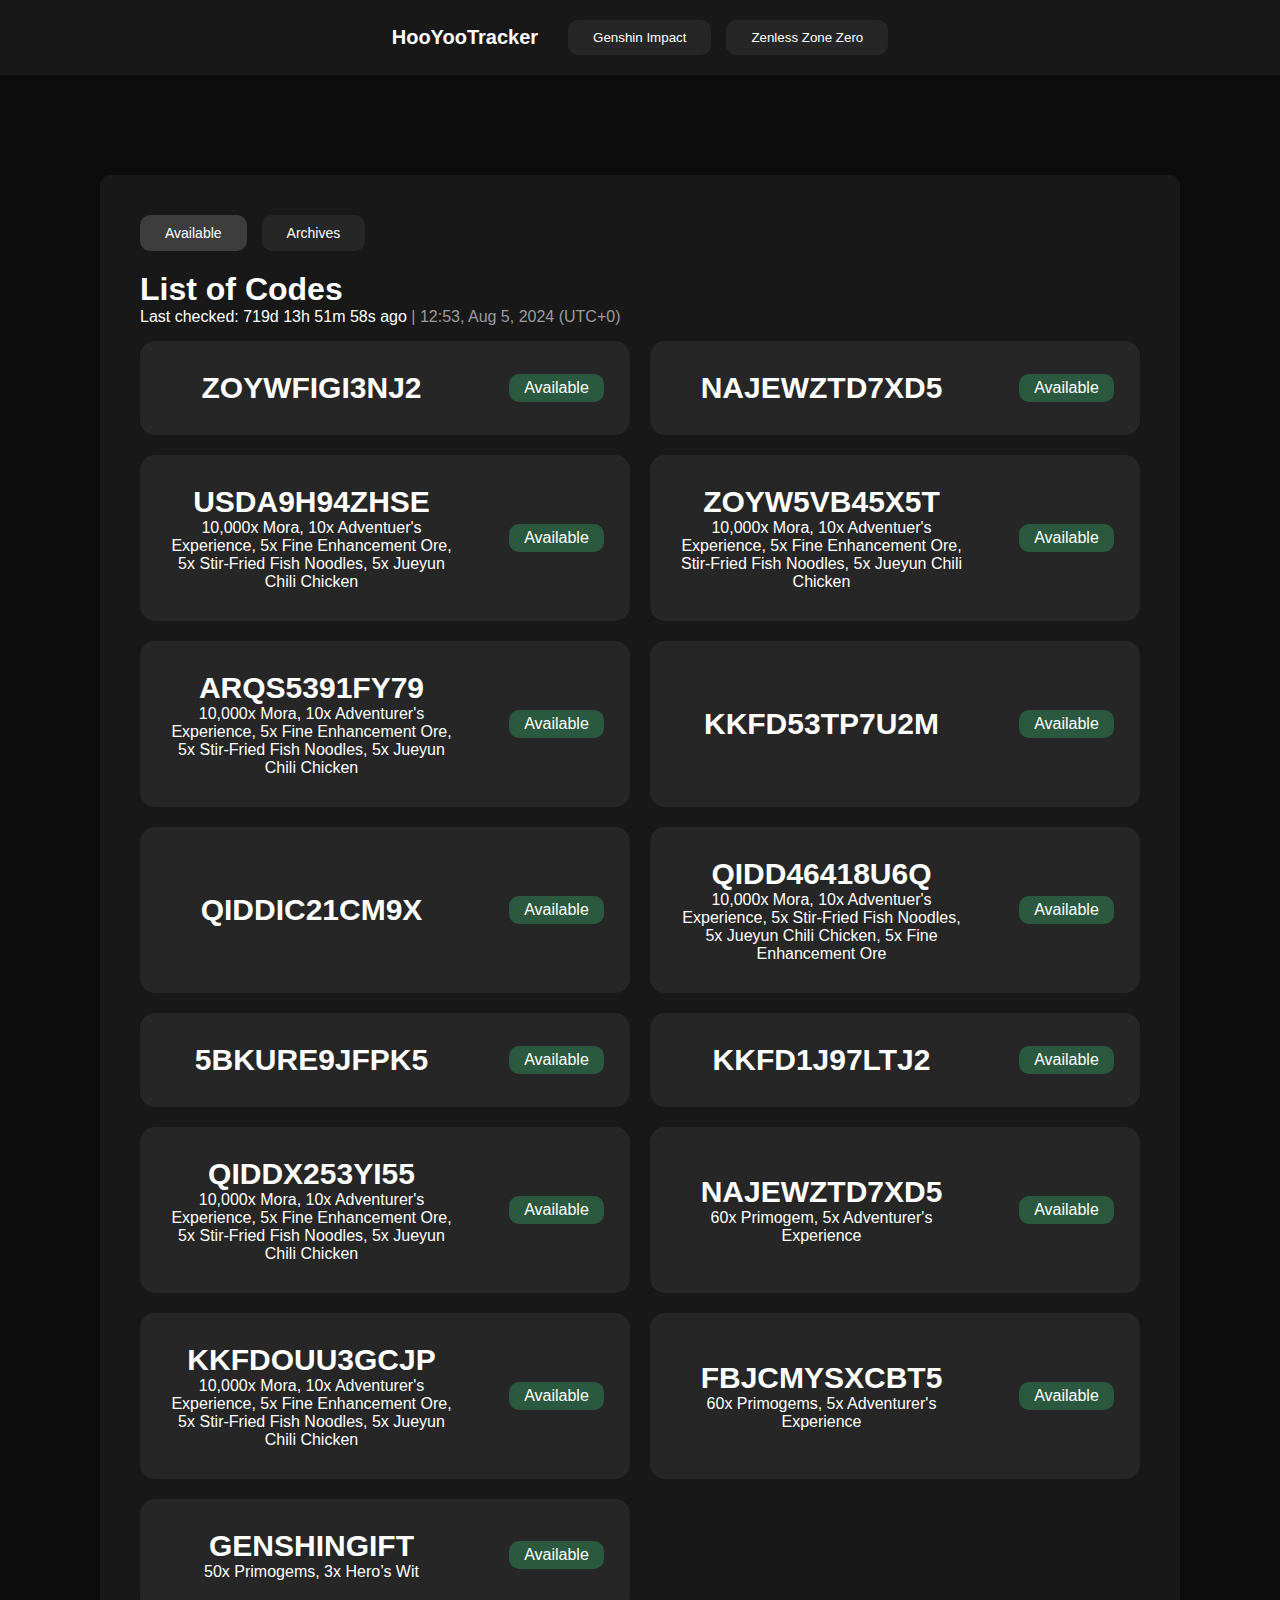
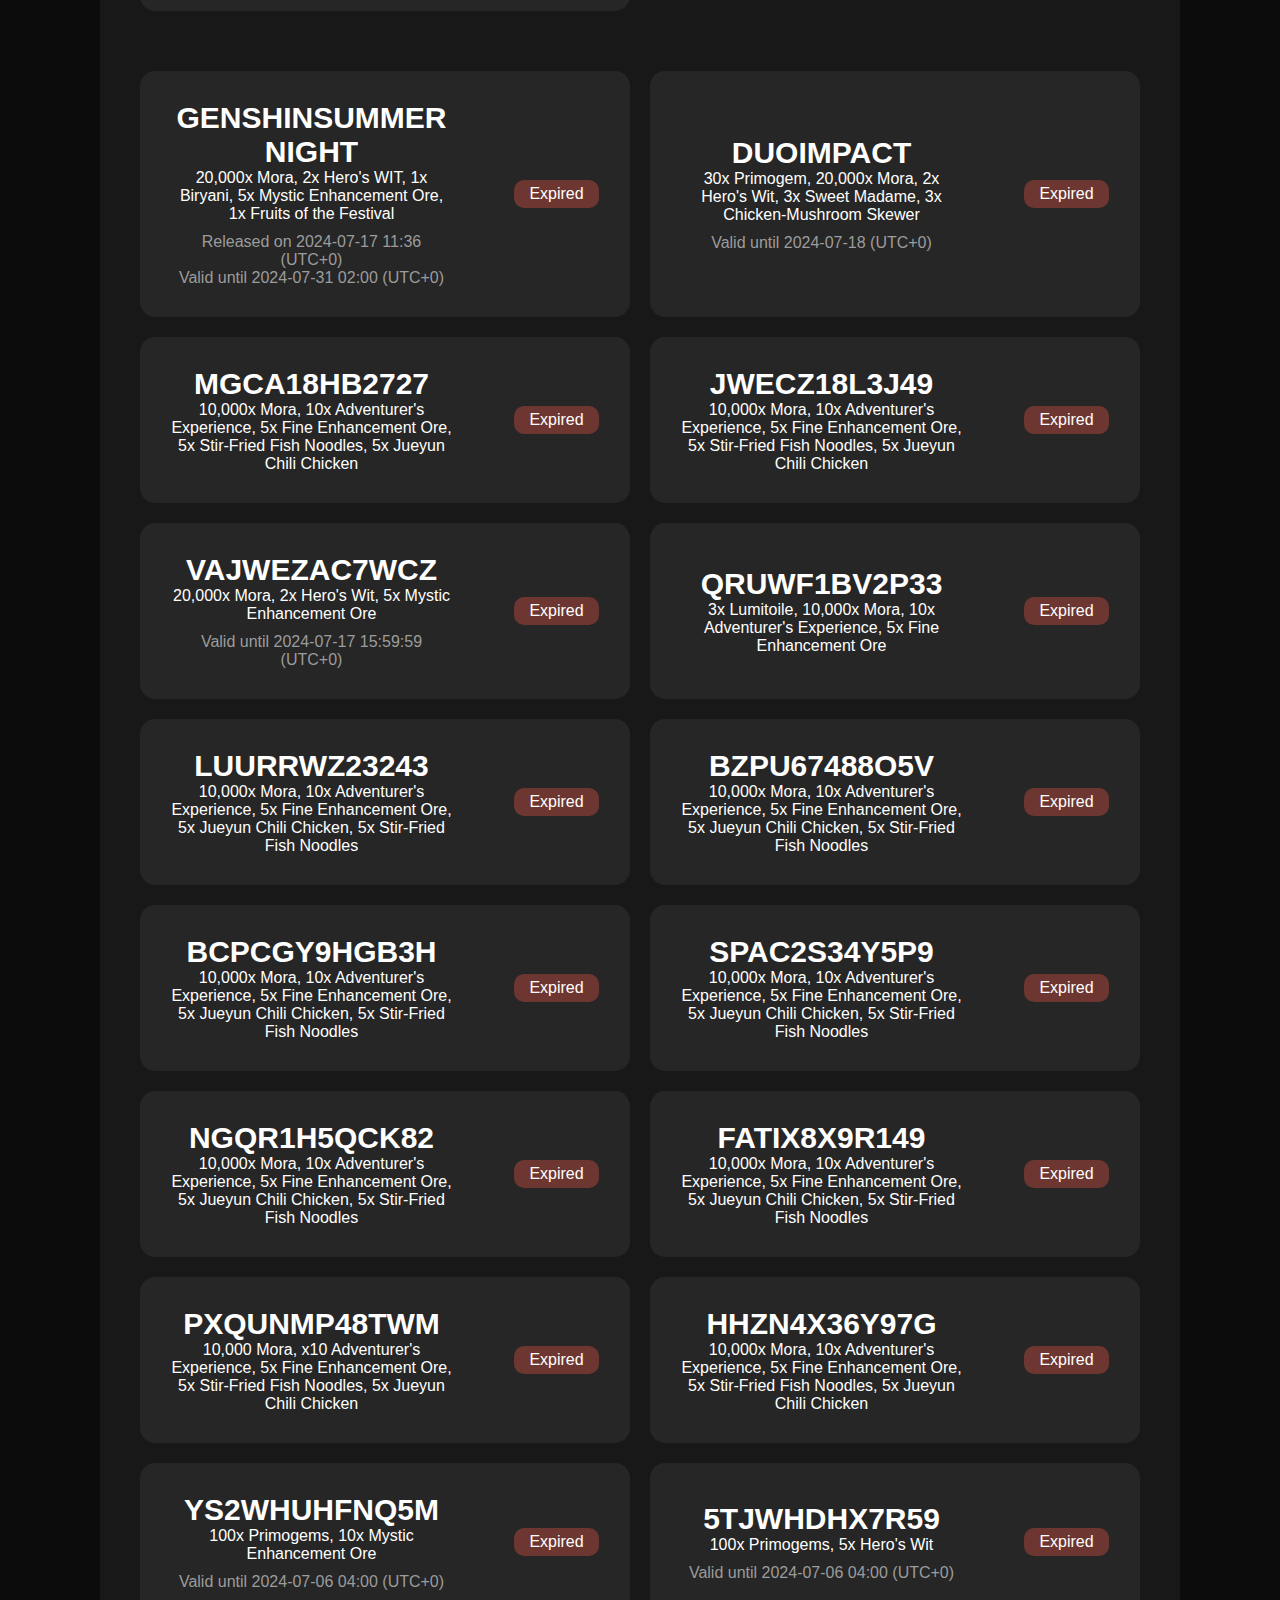
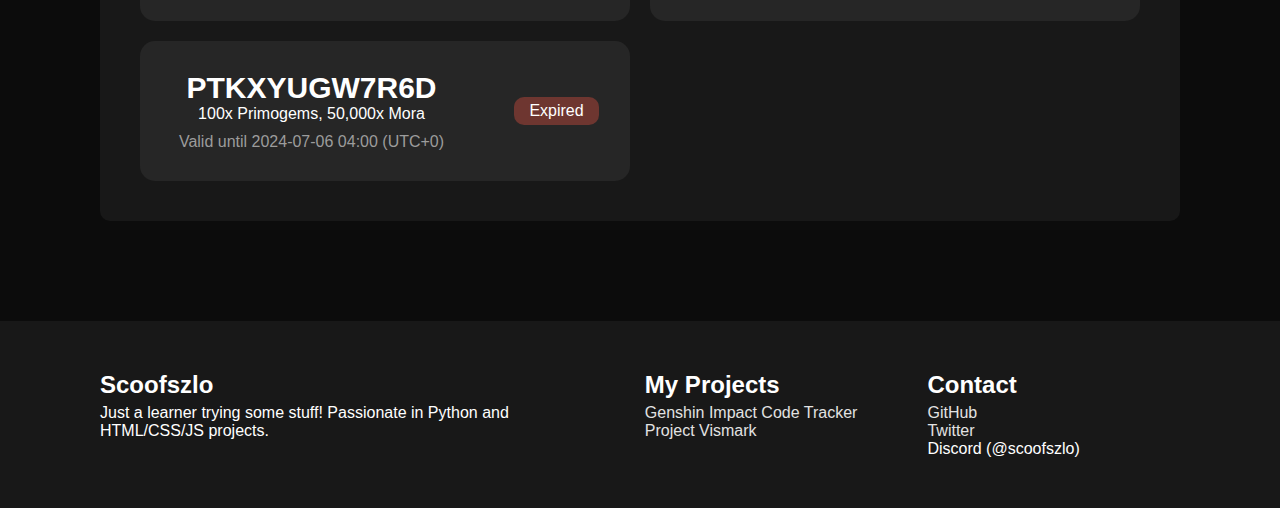
<file: src/genshin_impact/index.html>
<!DOCTYPE html>

<html>

<head>
    <link href="css/main.css" rel="stylesheet" />
    <link href="css/index.css" rel="stylesheet" />
    <script defer="" src="js/main.js" type="text/javascript"></script>
    <meta content="width=device-width, initial-scale=1.0" name="viewport" />
    <title>HooYooTracker</title>
</head>

<body>
    <header>
        <div class="header_container">
            <div class="hc_website_title_wrapper">
                <p>HooYooTracker</p>
            </div>
            <div class="hc_website_switch_container">
                <div class="hc_btn_wrapper">
                    <button id="hc_genshin_impact_btn">Genshin Impact</button>
                    <button id="hc_zenless_zone_zero_btn">Zenless Zone Zero</button>
                </div>
            </div>
        </div>
    </header>
    <div class="body_content">
        <div class="bc_code_list_container">
            <div class="bc_index_archives_btn_wrapper">
                <button id="bc_available_btn">Available</button>
                <button id="bc_archives_btn">Archives</button>
            </div>
            <h1>List of Codes</h1>
            <p>Last checked: <time datetime="2024-08-05 12:53" id="bc_target_date"></time><span id="bc_time_interval"></span><span id="bc_show_current_time_and_date"></span></p>
            <div class="bc_cards_container">
                <div class="bc_card">
                    <div>
                        <p class="bc_reward_code"><a href="https://genshin.hoyoverse.com/en/gift?code=ZOYWFIGI3NJ2" target="_blank">ZOYWFIGI3NJ2</a></p>
                        <p class="bc_reward_details" style="display: none;"></p>
                        <div class="bc_date_container" style="display: none;">
                            <p class="bc_release_date" style="display: none;"></p>
                            <p class="bc_expiration_date" style="display: none;"></p>
                        </div>
                    </div>
                    <div>
                        <span class="bc_reward_code_status">Available</span>
                    </div>
                </div>
                <div class="bc_card">
                    <div>
                        <p class="bc_reward_code"><a href="https://genshin.hoyoverse.com/en/gift?code=NAJEWZTD7XD5" target="_blank">NAJEWZTD7XD5</a></p>
                        <p class="bc_reward_details" style="display: none;"></p>
                        <div class="bc_date_container" style="display: none;">
                            <p class="bc_release_date" style="display: none;"></p>
                            <p class="bc_expiration_date" style="display: none;"></p>
                        </div>
                    </div>
                    <div>
                        <span class="bc_reward_code_status">Available</span>
                    </div>
                </div>
                <div class="bc_card">
                    <div>
                        <p class="bc_reward_code"><a href="https://genshin.hoyoverse.com/en/gift?code=USDA9H94ZHSE" target="_blank">USDA9H94ZHSE</a></p>
                        <p class="bc_reward_details">10,000x Mora, 10x Adventuer's Experience, 5x Fine Enhancement Ore, 5x Stir-Fried Fish Noodles, 5x Jueyun Chili Chicken</p>
                        <div class="bc_date_container" style="display: none;">
                            <p class="bc_release_date" style="display: none;"></p>
                            <p class="bc_expiration_date" style="display: none;"></p>
                        </div>
                    </div>
                    <div>
                        <span class="bc_reward_code_status">Available</span>
                    </div>
                </div>
                <div class="bc_card">
                    <div>
                        <p class="bc_reward_code"><a href="https://genshin.hoyoverse.com/en/gift?code=ZOYW5VB45X5T" target="_blank">ZOYW5VB45X5T</a></p>
                        <p class="bc_reward_details">10,000x Mora, 10x Adventuer's Experience, 5x Fine Enhancement Ore, Stir-Fried Fish Noodles, 5x Jueyun Chili Chicken</p>
                        <div class="bc_date_container" style="display: none;">
                            <p class="bc_release_date" style="display: none;"></p>
                            <p class="bc_expiration_date" style="display: none;"></p>
                        </div>
                    </div>
                    <div>
                        <span class="bc_reward_code_status">Available</span>
                    </div>
                </div>
                <div class="bc_card">
                    <div>
                        <p class="bc_reward_code"><a href="https://genshin.hoyoverse.com/en/gift?code=ARQS5391FY79" target="_blank">ARQS5391FY79</a></p>
                        <p class="bc_reward_details">10,000x Mora, 10x Adventurer's Experience, 5x Fine Enhancement Ore, 5x Stir-Fried Fish Noodles, 5x Jueyun Chili Chicken</p>
                        <div class="bc_date_container" style="display: none;">
                            <p class="bc_release_date" style="display: none;"></p>
                            <p class="bc_expiration_date" style="display: none;"></p>
                        </div>
                    </div>
                    <div>
                        <span class="bc_reward_code_status">Available</span>
                    </div>
                </div>
                <div class="bc_card">
                    <div>
                        <p class="bc_reward_code"><a href="https://genshin.hoyoverse.com/en/gift?code=KKFD53TP7U2M" target="_blank">KKFD53TP7U2M</a></p>
                        <p class="bc_reward_details" style="display: none;"></p>
                        <div class="bc_date_container" style="display: none;">
                            <p class="bc_release_date" style="display: none;"></p>
                            <p class="bc_expiration_date" style="display: none;"></p>
                        </div>
                    </div>
                    <div>
                        <span class="bc_reward_code_status">Available</span>
                    </div>
                </div>
                <div class="bc_card">
                    <div>
                        <p class="bc_reward_code"><a href="https://genshin.hoyoverse.com/en/gift?code=QIDDIC21CM9X" target="_blank">QIDDIC21CM9X</a></p>
                        <p class="bc_reward_details" style="display: none;"></p>
                        <div class="bc_date_container" style="display: none;">
                            <p class="bc_release_date" style="display: none;"></p>
                            <p class="bc_expiration_date" style="display: none;"></p>
                        </div>
                    </div>
                    <div>
                        <span class="bc_reward_code_status">Available</span>
                    </div>
                </div>
                <div class="bc_card">
                    <div>
                        <p class="bc_reward_code"><a href="https://genshin.hoyoverse.com/en/gift?code=QIDD46418U6Q" target="_blank">QIDD46418U6Q</a></p>
                        <p class="bc_reward_details">10,000x Mora, 10x Adventuer's Experience, 5x Stir-Fried Fish Noodles, 5x Jueyun Chili Chicken, 5x Fine Enhancement Ore</p>
                        <div class="bc_date_container" style="display: none;">
                            <p class="bc_release_date" style="display: none;"></p>
                            <p class="bc_expiration_date" style="display: none;"></p>
                        </div>
                    </div>
                    <div>
                        <span class="bc_reward_code_status">Available</span>
                    </div>
                </div>
                <div class="bc_card">
                    <div>
                        <p class="bc_reward_code"><a href="https://genshin.hoyoverse.com/en/gift?code=5BKURE9JFPK5" target="_blank">5BKURE9JFPK5</a></p>
                        <p class="bc_reward_details" style="display: none;"></p>
                        <div class="bc_date_container" style="display: none;">
                            <p class="bc_release_date" style="display: none;"></p>
                            <p class="bc_expiration_date" style="display: none;"></p>
                        </div>
                    </div>
                    <div>
                        <span class="bc_reward_code_status">Available</span>
                    </div>
                </div>
                <div class="bc_card">
                    <div>
                        <p class="bc_reward_code"><a href="https://genshin.hoyoverse.com/en/gift?code=KKFD1J97LTJ2" target="_blank">KKFD1J97LTJ2</a></p>
                        <p class="bc_reward_details" style="display: none;"></p>
                        <div class="bc_date_container" style="display: none;">
                            <p class="bc_release_date" style="display: none;"></p>
                            <p class="bc_expiration_date" style="display: none;"></p>
                        </div>
                    </div>
                    <div>
                        <span class="bc_reward_code_status">Available</span>
                    </div>
                </div>
                <div class="bc_card">
                    <div>
                        <p class="bc_reward_code"><a href="https://genshin.hoyoverse.com/en/gift?code=QIDDX253YI55" target="_blank">QIDDX253YI55</a></p>
                        <p class="bc_reward_details">10,000x Mora, 10x Adventurer's Experience, 5x Fine Enhancement Ore, 5x Stir-Fried Fish Noodles, 5x Jueyun Chili Chicken</p>
                        <div class="bc_date_container" style="display: none;">
                            <p class="bc_release_date" style="display: none;"></p>
                            <p class="bc_expiration_date" style="display: none;"></p>
                        </div>
                    </div>
                    <div>
                        <span class="bc_reward_code_status">Available</span>
                    </div>
                </div>
                <div class="bc_card">
                    <div>
                        <p class="bc_reward_code"><a href="https://genshin.hoyoverse.com/en/gift?code=NAJEWZTD7XD5" target="_blank">NAJEWZTD7XD5</a></p>
                        <p class="bc_reward_details">60x Primogem, 5x Adventurer's Experience</p>
                        <div class="bc_date_container" style="display: none;">
                            <p class="bc_release_date" style="display: none;"></p>
                            <p class="bc_expiration_date" style="display: none;"></p>
                        </div>
                    </div>
                    <div>
                        <span class="bc_reward_code_status">Available</span>
                    </div>
                </div>
                <div class="bc_card">
                    <div>
                        <p class="bc_reward_code"><a href="https://genshin.hoyoverse.com/en/gift?code=KKFDOUU3GCJP" target="_blank">KKFDOUU3GCJP</a></p>
                        <p class="bc_reward_details">10,000x Mora, 10x Adventurer's Experience, 5x Fine Enhancement Ore, 5x Stir-Fried Fish Noodles, 5x Jueyun Chili Chicken</p>
                        <div class="bc_date_container" style="display: none;">
                            <p class="bc_release_date" style="display: none;"></p>
                            <p class="bc_expiration_date" style="display: none;"></p>
                        </div>
                    </div>
                    <div>
                        <span class="bc_reward_code_status">Available</span>
                    </div>
                </div>
                <div class="bc_card">
                    <div>
                        <p class="bc_reward_code"><a href="https://genshin.hoyoverse.com/en/gift?code=FBJCMYSXCBT5" target="_blank">FBJCMYSXCBT5</a></p>
                        <p class="bc_reward_details">60x Primogems, 5x Adventurer's Experience</p>
                        <div class="bc_date_container" style="display: none;">
                            <p class="bc_release_date" style="display: none;"></p>
                            <p class="bc_expiration_date" style="display: none;"></p>
                        </div>
                    </div>
                    <div>
                        <span class="bc_reward_code_status">Available</span>
                    </div>
                </div>
                <div class="bc_card">
                    <div>
                        <p class="bc_reward_code"><a href="https://genshin.hoyoverse.com/en/gift?code=GENSHINGIFT" target="_blank">GENSHINGIFT</a></p>
                        <p class="bc_reward_details">50x Primogems, 3x Hero’s Wit</p>
                        <div class="bc_date_container" style="display: none;">
                            <p class="bc_release_date" style="display: none;"></p>
                            <p class="bc_expiration_date" style="display: none;"></p>
                        </div>
                    </div>
                    <div>
                        <span class="bc_reward_code_status">Available</span>
                    </div>
                </div>
            </div>
            <div class="bc_cards_container" style="margin-top: 60px;">
                <div class="bc_card">
                    <div>
                        <p class="bc_reward_code"><a href="https://genshin.hoyoverse.com/en/gift?code=GENSHINSUMMERNIGHT" target="_blank">GENSHINSUMMERNIGHT</a></p>
                        <p class="bc_reward_details">20,000x Mora, 2x Hero's WIT, 1x Biryani, 5x Mystic Enhancement Ore, 1x Fruits of the Festival</p>
                        <div class="bc_date_container">
                            <p class="bc_release_date"><time datetime="2024-07-17 11:36"></time>Released on 2024-07-17 11:36 (UTC+0)</p>
                            <p class="bc_expiration_date"><time datetime="2024-07-31 02:00"></time>Valid until 2024-07-31 02:00 (UTC+0)</p>
                        </div>
                    </div>
                    <div>
                        <span class="bc_reward_code_status">Expired</span>
                    </div>
                </div>
                <div class="bc_card">
                    <div>
                        <p class="bc_reward_code"><a href="https://genshin.hoyoverse.com/en/gift?code=DUOIMPACT" target="_blank">DUOIMPACT</a></p>
                        <p class="bc_reward_details">30x Primogem, 20,000x Mora, 2x Hero's Wit, 3x Sweet Madame, 3x Chicken-Mushroom Skewer</p>
                        <div class="bc_date_container">
                            <p class="bc_release_date" style="display: none;"></p>
                            <p class="bc_expiration_date"><time datetime="2024-07-18"></time>Valid until 2024-07-18 (UTC+0)</p>
                        </div>
                    </div>
                    <div>
                        <span class="bc_reward_code_status">Expired</span>
                    </div>
                </div>
                <div class="bc_card">
                    <div>
                        <p class="bc_reward_code"><a href="https://genshin.hoyoverse.com/en/gift?code=MGCA18HB2727" target="_blank">MGCA18HB2727</a></p>
                        <p class="bc_reward_details">10,000x Mora, 10x Adventurer's Experience, 5x Fine Enhancement Ore, 5x Stir-Fried Fish Noodles, 5x Jueyun Chili Chicken</p>
                        <div class="bc_date_container" style="display: none;">
                            <p class="bc_release_date" style="display: none;"></p>
                            <p class="bc_expiration_date" style="display: none;"></p>
                        </div>
                    </div>
                    <div>
                        <span class="bc_reward_code_status">Expired</span>
                    </div>
                </div>
                <div class="bc_card">
                    <div>
                        <p class="bc_reward_code"><a href="https://genshin.hoyoverse.com/en/gift?code=JWECZ18L3J49" target="_blank">JWECZ18L3J49</a></p>
                        <p class="bc_reward_details">10,000x Mora, 10x Adventurer's Experience, 5x Fine Enhancement Ore, 5x Stir-Fried Fish Noodles, 5x Jueyun Chili Chicken</p>
                        <div class="bc_date_container" style="display: none;">
                            <p class="bc_release_date" style="display: none;"></p>
                            <p class="bc_expiration_date" style="display: none;"></p>
                        </div>
                    </div>
                    <div>
                        <span class="bc_reward_code_status">Expired</span>
                    </div>
                </div>
                <div class="bc_card">
                    <div>
                        <p class="bc_reward_code"><a href="https://genshin.hoyoverse.com/en/gift?code=VAJWEZAC7WCZ" target="_blank">VAJWEZAC7WCZ</a></p>
                        <p class="bc_reward_details">20,000x Mora, 2x Hero's Wit, 5x Mystic Enhancement Ore</p>
                        <div class="bc_date_container">
                            <p class="bc_release_date" style="display: none;"></p>
                            <p class="bc_expiration_date"><time datetime="2024-07-17 15:59:59"></time>Valid until 2024-07-17 15:59:59 (UTC+0)</p>
                        </div>
                    </div>
                    <div>
                        <span class="bc_reward_code_status">Expired</span>
                    </div>
                </div>
                <div class="bc_card">
                    <div>
                        <p class="bc_reward_code"><a href="https://genshin.hoyoverse.com/en/gift?code=QRUWF1BV2P33" target="_blank">QRUWF1BV2P33</a></p>
                        <p class="bc_reward_details">3x Lumitoile, 10,000x Mora, 10x Adventurer's Experience, 5x Fine Enhancement Ore</p>
                        <div class="bc_date_container" style="display: none;">
                            <p class="bc_release_date" style="display: none;"></p>
                            <p class="bc_expiration_date" style="display: none;"></p>
                        </div>
                    </div>
                    <div>
                        <span class="bc_reward_code_status">Expired</span>
                    </div>
                </div>
                <div class="bc_card">
                    <div>
                        <p class="bc_reward_code"><a href="https://genshin.hoyoverse.com/en/gift?code=LUURRWZ23243" target="_blank">LUURRWZ23243</a></p>
                        <p class="bc_reward_details">10,000x Mora, 10x Adventurer's Experience, 5x Fine Enhancement Ore, 5x Jueyun Chili Chicken, 5x Stir-Fried Fish Noodles</p>
                        <div class="bc_date_container" style="display: none;">
                            <p class="bc_release_date" style="display: none;"></p>
                            <p class="bc_expiration_date" style="display: none;"></p>
                        </div>
                    </div>
                    <div>
                        <span class="bc_reward_code_status">Expired</span>
                    </div>
                </div>
                <div class="bc_card">
                    <div>
                        <p class="bc_reward_code"><a href="https://genshin.hoyoverse.com/en/gift?code=BZPU67488O5V" target="_blank">BZPU67488O5V</a></p>
                        <p class="bc_reward_details">10,000x Mora, 10x Adventurer's Experience, 5x Fine Enhancement Ore, 5x Jueyun Chili Chicken, 5x Stir-Fried Fish Noodles</p>
                        <div class="bc_date_container" style="display: none;">
                            <p class="bc_release_date" style="display: none;"></p>
                            <p class="bc_expiration_date" style="display: none;"></p>
                        </div>
                    </div>
                    <div>
                        <span class="bc_reward_code_status">Expired</span>
                    </div>
                </div>
                <div class="bc_card">
                    <div>
                        <p class="bc_reward_code"><a href="https://genshin.hoyoverse.com/en/gift?code=BCPCGY9HGB3H" target="_blank">BCPCGY9HGB3H</a></p>
                        <p class="bc_reward_details">10,000x Mora, 10x Adventurer's Experience, 5x Fine Enhancement Ore, 5x Jueyun Chili Chicken, 5x Stir-Fried Fish Noodles</p>
                        <div class="bc_date_container" style="display: none;">
                            <p class="bc_release_date" style="display: none;"></p>
                            <p class="bc_expiration_date" style="display: none;"></p>
                        </div>
                    </div>
                    <div>
                        <span class="bc_reward_code_status">Expired</span>
                    </div>
                </div>
                <div class="bc_card">
                    <div>
                        <p class="bc_reward_code"><a href="https://genshin.hoyoverse.com/en/gift?code=SPAC2S34Y5P9" target="_blank">SPAC2S34Y5P9</a></p>
                        <p class="bc_reward_details">10,000x Mora, 10x Adventurer's Experience, 5x Fine Enhancement Ore, 5x Jueyun Chili Chicken, 5x Stir-Fried Fish Noodles</p>
                        <div class="bc_date_container" style="display: none;">
                            <p class="bc_release_date" style="display: none;"></p>
                            <p class="bc_expiration_date" style="display: none;"></p>
                        </div>
                    </div>
                    <div>
                        <span class="bc_reward_code_status">Expired</span>
                    </div>
                </div>
                <div class="bc_card">
                    <div>
                        <p class="bc_reward_code"><a href="https://genshin.hoyoverse.com/en/gift?code=NGQR1H5QCK82" target="_blank">NGQR1H5QCK82</a></p>
                        <p class="bc_reward_details">10,000x Mora, 10x Adventurer's Experience, 5x Fine Enhancement Ore, 5x Jueyun Chili Chicken, 5x Stir-Fried Fish Noodles</p>
                        <div class="bc_date_container" style="display: none;">
                            <p class="bc_release_date" style="display: none;"></p>
                            <p class="bc_expiration_date" style="display: none;"></p>
                        </div>
                    </div>
                    <div>
                        <span class="bc_reward_code_status">Expired</span>
                    </div>
                </div>
                <div class="bc_card">
                    <div>
                        <p class="bc_reward_code"><a href="https://genshin.hoyoverse.com/en/gift?code=FATIX8X9R149" target="_blank">FATIX8X9R149</a></p>
                        <p class="bc_reward_details">10,000x Mora, 10x Adventurer's Experience, 5x Fine Enhancement Ore, 5x Jueyun Chili Chicken, 5x Stir-Fried Fish Noodles</p>
                        <div class="bc_date_container" style="display: none;">
                            <p class="bc_release_date" style="display: none;"></p>
                            <p class="bc_expiration_date" style="display: none;"></p>
                        </div>
                    </div>
                    <div>
                        <span class="bc_reward_code_status">Expired</span>
                    </div>
                </div>
                <div class="bc_card">
                    <div>
                        <p class="bc_reward_code"><a href="https://genshin.hoyoverse.com/en/gift?code=PXQUNMP48TWM" target="_blank">PXQUNMP48TWM</a></p>
                        <p class="bc_reward_details">10,000 Mora, x10 Adventurer's Experience, 5x Fine Enhancement Ore, 5x Stir-Fried Fish Noodles, 5x Jueyun Chili Chicken</p>
                        <div class="bc_date_container" style="display: none;">
                            <p class="bc_release_date" style="display: none;"></p>
                            <p class="bc_expiration_date" style="display: none;"></p>
                        </div>
                    </div>
                    <div>
                        <span class="bc_reward_code_status">Expired</span>
                    </div>
                </div>
                <div class="bc_card">
                    <div>
                        <p class="bc_reward_code"><a href="https://genshin.hoyoverse.com/en/gift?code=HHZN4X36Y97G" target="_blank">HHZN4X36Y97G</a></p>
                        <p class="bc_reward_details">10,000x Mora, 10x Adventurer's Experience, 5x Fine Enhancement Ore, 5x Stir-Fried Fish Noodles, 5x Jueyun Chili Chicken</p>
                        <div class="bc_date_container" style="display: none;">
                            <p class="bc_release_date" style="display: none;"></p>
                            <p class="bc_expiration_date" style="display: none;"></p>
                        </div>
                    </div>
                    <div>
                        <span class="bc_reward_code_status">Expired</span>
                    </div>
                </div>
                <div class="bc_card">
                    <div>
                        <p class="bc_reward_code"><a href="https://genshin.hoyoverse.com/en/gift?code=YS2WHUHFNQ5M" target="_blank">YS2WHUHFNQ5M</a></p>
                        <p class="bc_reward_details">100x Primogems, 10x Mystic Enhancement Ore</p>
                        <div class="bc_date_container">
                            <p class="bc_release_date" style="display: none;"></p>
                            <p class="bc_expiration_date"><time datetime="2024-07-06 04:00"></time>Valid until 2024-07-06 04:00 (UTC+0)</p>
                        </div>
                    </div>
                    <div>
                        <span class="bc_reward_code_status">Expired</span>
                    </div>
                </div>
                <div class="bc_card">
                    <div>
                        <p class="bc_reward_code"><a href="https://genshin.hoyoverse.com/en/gift?code=5TJWHDHX7R59" target="_blank">5TJWHDHX7R59</a></p>
                        <p class="bc_reward_details">100x Primogems, 5x Hero's Wit</p>
                        <div class="bc_date_container">
                            <p class="bc_release_date" style="display: none;"></p>
                            <p class="bc_expiration_date"><time datetime="2024-07-06 04:00"></time>Valid until 2024-07-06 04:00 (UTC+0)</p>
                        </div>
                    </div>
                    <div>
                        <span class="bc_reward_code_status">Expired</span>
                    </div>
                </div>
                <div class="bc_card">
                    <div>
                        <p class="bc_reward_code"><a href="https://genshin.hoyoverse.com/en/gift?code=PTKXYUGW7R6D" target="_blank">PTKXYUGW7R6D</a></p>
                        <p class="bc_reward_details">100x Primogems, 50,000x Mora</p>
                        <div class="bc_date_container">
                            <p class="bc_release_date" style="display: none;"></p>
                            <p class="bc_expiration_date"><time datetime="2024-07-06 04:00"></time>Valid until 2024-07-06 04:00 (UTC+0)</p>
                        </div>
                    </div>
                    <div>
                        <span class="bc_reward_code_status">Expired</span>
                    </div>
                </div>
            </div>
        </div>
    </div>
    <footer>
        <div class="footer_container">
            <div class="fc_about_dev">
                <h2 style="margin-bottom: 5px;">Scoofszlo</h2>
                <p>Just a learner trying some stuff! Passionate in Python and HTML/CSS/JS projects.</p>
            </div>
            <div class="fc_projects">
                <h2 style="margin-bottom: 5px;">My Projects</h2>
                <p><a href="https://github.com/Scoofszlo/genshinimpact_codetracker">Genshin Impact Code Tracker</a></p>
                <p><a href="https://github.com/Scoofszlo/Project_Vismark">Project Vismark</a></p>
            </div>
            <div class="fc_contact_details">
                <h2 style="margin-bottom: 5px;">Contact</h2>
                <p><a href="https://github.com/Scoofszlo">GitHub</a></p>
                <p><a href="https://twitter.com/Scoofszlo">Twitter</a></p>
                <p>Discord (@scoofszlo)</p>
            </div>
        </div>
    </footer>
</body>

</html>
</file>
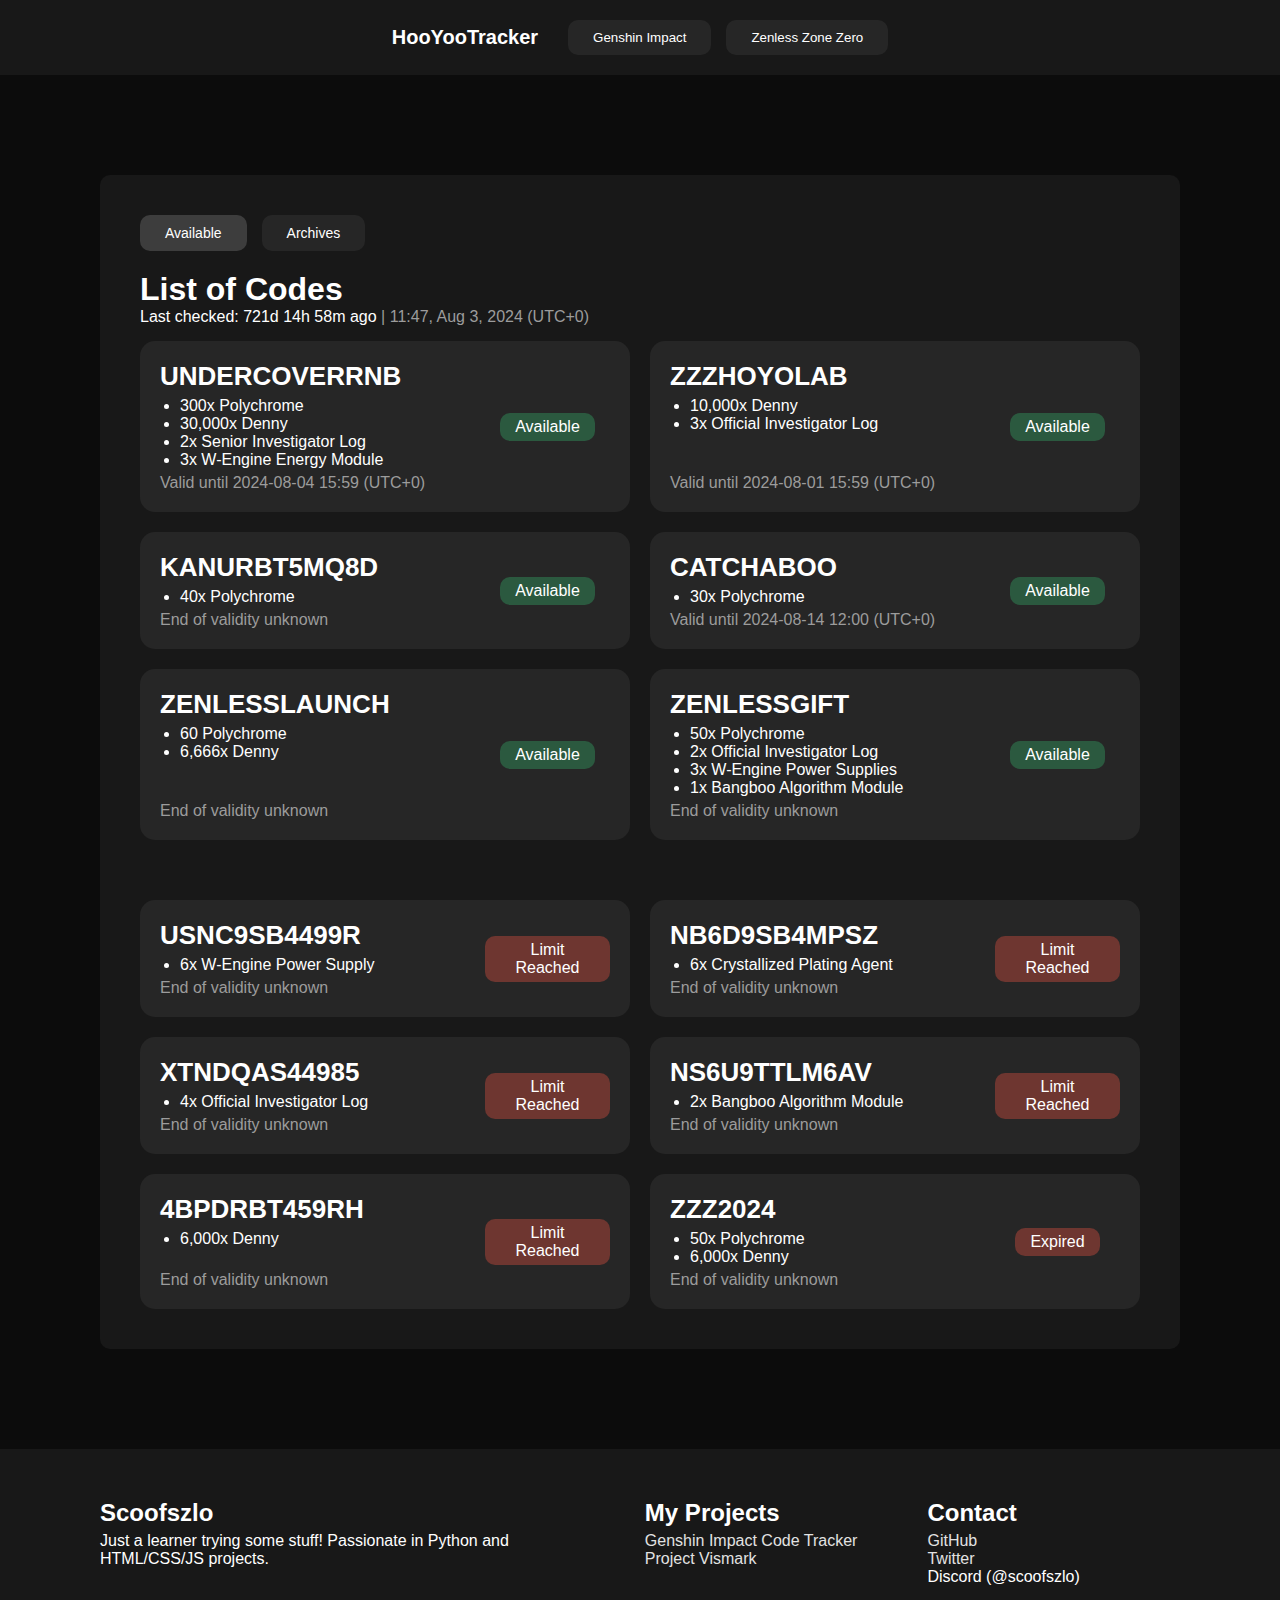
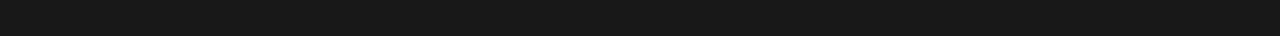
<file: src/zenless_zone_zero/index.html>
<!DOCTYPE html>

<html>

<head>
    <link href="css/main.css" rel="stylesheet" />
    <link href="css/index.css" rel="stylesheet" />
    <script defer="" src="js/main.js" type="text/javascript"></script>
    <meta content="width=device-width, initial-scale=1.0" name="viewport" />
    <title>HooYooTracker</title>
</head>

<body>
    <header>
        <div class="header_container">
            <div class="hc_website_title_wrapper">
                <p>HooYooTracker</p>
            </div>
            <div class="hc_website_switch_container">
                <div class="hc_btn_wrapper">
                    <button id="hc_genshin_impact_btn">Genshin Impact</button>
                    <button id="hc_zenless_zone_zero_btn">Zenless Zone Zero</button>
                </div>
            </div>
        </div>
    </header>
    <div class="body_content">
        <div class="bc_code_list_container">
            <div class="bc_index_archives_btn_wrapper">
                <button id="bc_available_btn">Available</button>
                <button id="bc_archives_btn">Archives</button>
            </div>
            <h1>List of Codes</h1>
            <p>Last checked: <time datetime="2024-08-03 11:47" id="bc_target_date"></time><span id="bc_time_interval"></span><span id="bc_show_current_time_and_date"></span></p>
            <div class="bc_cards_container">
                <div class="bc_card">
                    <div class="bc_code_details_container">
                        <p class="bc_reward_code_wrapper"><a href="https://zenless.hoyoverse.com/redemption?code=UNDERCOVERRNB" target="_blank">UNDERCOVERRNB</a></p>
                        <ul class="bc_reward_details_wrapper">
                            <li>300x Polychrome</li>
                            <li>30,000x Denny</li>
                            <li>2x Senior Investigator Log</li>
                            <li>3x W-Engine Energy Module</li>
                        </ul>
                        <p class="bc_expiration_date_wrapper"><time datetime="2024-08-04 15:59"></time>Valid until 2024-08-04 15:59 (UTC+0)</p>
                    </div>
                    <div class="bc_reward_code_status_wrapper">
                        <span class="bc_reward_code_status">Available</span>
                    </div>
                </div>
                <div class="bc_card">
                    <div class="bc_code_details_container">
                        <p class="bc_reward_code_wrapper"><a href="https://zenless.hoyoverse.com/redemption?code=ZZZHOYOLAB" target="_blank">ZZZHOYOLAB</a></p>
                        <ul class="bc_reward_details_wrapper">
                            <li>10,000x Denny</li>
                            <li>3x Official Investigator Log</li>
                        </ul>
                        <p class="bc_expiration_date_wrapper"><time datetime="2024-08-01 15:59"></time>Valid until 2024-08-01 15:59 (UTC+0)</p>
                    </div>
                    <div class="bc_reward_code_status_wrapper">
                        <span class="bc_reward_code_status">Available</span>
                    </div>
                </div>
                <div class="bc_card">
                    <div class="bc_code_details_container">
                        <p class="bc_reward_code_wrapper"><a href="https://zenless.hoyoverse.com/redemption?code=KANURBT5MQ8D" target="_blank">KANURBT5MQ8D</a></p>
                        <ul class="bc_reward_details_wrapper">
                            <li>40x Polychrome</li>
                        </ul>
                        <p class="bc_expiration_date_wrapper">End of validity unknown</p>
                    </div>
                    <div class="bc_reward_code_status_wrapper">
                        <span class="bc_reward_code_status">Available</span>
                    </div>
                </div>
                <div class="bc_card">
                    <div class="bc_code_details_container">
                        <p class="bc_reward_code_wrapper"><a href="https://zenless.hoyoverse.com/redemption?code=CATCHABOO" target="_blank">CATCHABOO</a></p>
                        <ul class="bc_reward_details_wrapper">
                            <li>30x Polychrome</li>
                        </ul>
                        <p class="bc_expiration_date_wrapper"><time datetime="2024-08-14 12:00"></time>Valid until 2024-08-14 12:00 (UTC+0)</p>
                    </div>
                    <div class="bc_reward_code_status_wrapper">
                        <span class="bc_reward_code_status">Available</span>
                    </div>
                </div>
                <div class="bc_card">
                    <div class="bc_code_details_container">
                        <p class="bc_reward_code_wrapper"><a href="https://zenless.hoyoverse.com/redemption?code=ZENLESSLAUNCH" target="_blank">ZENLESSLAUNCH</a></p>
                        <ul class="bc_reward_details_wrapper">
                            <li>60 Polychrome</li>
                            <li>6,666x Denny</li>
                        </ul>
                        <p class="bc_expiration_date_wrapper">End of validity unknown</p>
                    </div>
                    <div class="bc_reward_code_status_wrapper">
                        <span class="bc_reward_code_status">Available</span>
                    </div>
                </div>
                <div class="bc_card">
                    <div class="bc_code_details_container">
                        <p class="bc_reward_code_wrapper"><a href="https://zenless.hoyoverse.com/redemption?code=ZENLESSGIFT" target="_blank">ZENLESSGIFT</a></p>
                        <ul class="bc_reward_details_wrapper">
                            <li>50x Polychrome</li>
                            <li>2x Official Investigator Log</li>
                            <li>3x W-Engine Power Supplies</li>
                            <li>1x Bangboo Algorithm Module</li>
                        </ul>
                        <p class="bc_expiration_date_wrapper">End of validity unknown</p>
                    </div>
                    <div class="bc_reward_code_status_wrapper">
                        <span class="bc_reward_code_status">Available</span>
                    </div>
                </div>
            </div>
            <div class="bc_cards_container" style="margin-top: 60px;">
                <div class="bc_card">
                    <div class="bc_code_details_container">
                        <p class="bc_reward_code_wrapper"><a href="https://zenless.hoyoverse.com/redemption?code=USNC9SB4499R" target="_blank">USNC9SB4499R</a></p>
                        <ul class="bc_reward_details_wrapper">
                            <li>6x W-Engine Power Supply</li>
                        </ul>
                        <p class="bc_expiration_date_wrapper">End of validity unknown</p>
                    </div>
                    <div class="bc_reward_code_status_wrapper">
                        <span class="bc_reward_code_status">Limit Reached</span>
                    </div>
                </div>
                <div class="bc_card">
                    <div class="bc_code_details_container">
                        <p class="bc_reward_code_wrapper"><a href="https://zenless.hoyoverse.com/redemption?code=NB6D9SB4MPSZ" target="_blank">NB6D9SB4MPSZ</a></p>
                        <ul class="bc_reward_details_wrapper">
                            <li>6x Crystallized Plating Agent</li>
                        </ul>
                        <p class="bc_expiration_date_wrapper">End of validity unknown</p>
                    </div>
                    <div class="bc_reward_code_status_wrapper">
                        <span class="bc_reward_code_status">Limit Reached</span>
                    </div>
                </div>
                <div class="bc_card">
                    <div class="bc_code_details_container">
                        <p class="bc_reward_code_wrapper"><a href="https://zenless.hoyoverse.com/redemption?code=XTNDQAS44985" target="_blank">XTNDQAS44985</a></p>
                        <ul class="bc_reward_details_wrapper">
                            <li>4x Official Investigator Log</li>
                        </ul>
                        <p class="bc_expiration_date_wrapper">End of validity unknown</p>
                    </div>
                    <div class="bc_reward_code_status_wrapper">
                        <span class="bc_reward_code_status">Limit Reached</span>
                    </div>
                </div>
                <div class="bc_card">
                    <div class="bc_code_details_container">
                        <p class="bc_reward_code_wrapper"><a href="https://zenless.hoyoverse.com/redemption?code=NS6U9TTLM6AV" target="_blank">NS6U9TTLM6AV</a></p>
                        <ul class="bc_reward_details_wrapper">
                            <li>2x Bangboo Algorithm Module</li>
                        </ul>
                        <p class="bc_expiration_date_wrapper">End of validity unknown</p>
                    </div>
                    <div class="bc_reward_code_status_wrapper">
                        <span class="bc_reward_code_status">Limit Reached</span>
                    </div>
                </div>
                <div class="bc_card">
                    <div class="bc_code_details_container">
                        <p class="bc_reward_code_wrapper"><a href="https://zenless.hoyoverse.com/redemption?code=4BPDRBT459RH" target="_blank">4BPDRBT459RH</a></p>
                        <ul class="bc_reward_details_wrapper">
                            <li>6,000x Denny </li>
                        </ul>
                        <p class="bc_expiration_date_wrapper">End of validity unknown</p>
                    </div>
                    <div class="bc_reward_code_status_wrapper">
                        <span class="bc_reward_code_status">Limit Reached</span>
                    </div>
                </div>
                <div class="bc_card">
                    <div class="bc_code_details_container">
                        <p class="bc_reward_code_wrapper"><a href="https://zenless.hoyoverse.com/redemption?code=ZZZ2024" target="_blank">ZZZ2024</a></p>
                        <ul class="bc_reward_details_wrapper">
                            <li>50x Polychrome</li>
                            <li>6,000x Denny</li>
                        </ul>
                        <p class="bc_expiration_date_wrapper">End of validity unknown</p>
                    </div>
                    <div class="bc_reward_code_status_wrapper">
                        <span class="bc_reward_code_status">Expired</span>
                    </div>
                </div>
            </div>
        </div>
    </div>
    <footer>
        <div class="footer_container">
            <div class="fc_about_dev">
                <h2 style="margin-bottom: 5px;">Scoofszlo</h2>
                <p>Just a learner trying some stuff! Passionate in Python and HTML/CSS/JS projects.</p>
            </div>
            <div class="fc_projects">
                <h2 style="margin-bottom: 5px;">My Projects</h2>
                <p><a href="https://github.com/Scoofszlo/genshinimpact_codetracker">Genshin Impact Code Tracker</a></p>
                <p><a href="https://github.com/Scoofszlo/Project_Vismark">Project Vismark</a></p>
            </div>
            <div class="fc_contact_details">
                <h2 style="margin-bottom: 5px;">Contact</h2>
                <p><a href="https://github.com/Scoofszlo">GitHub</a></p>
                <p><a href="https://twitter.com/Scoofszlo">Twitter</a></p>
                <p>Discord (@scoofszlo)</p>
            </div>
        </div>
    </footer>
</body>

</html>
</file>
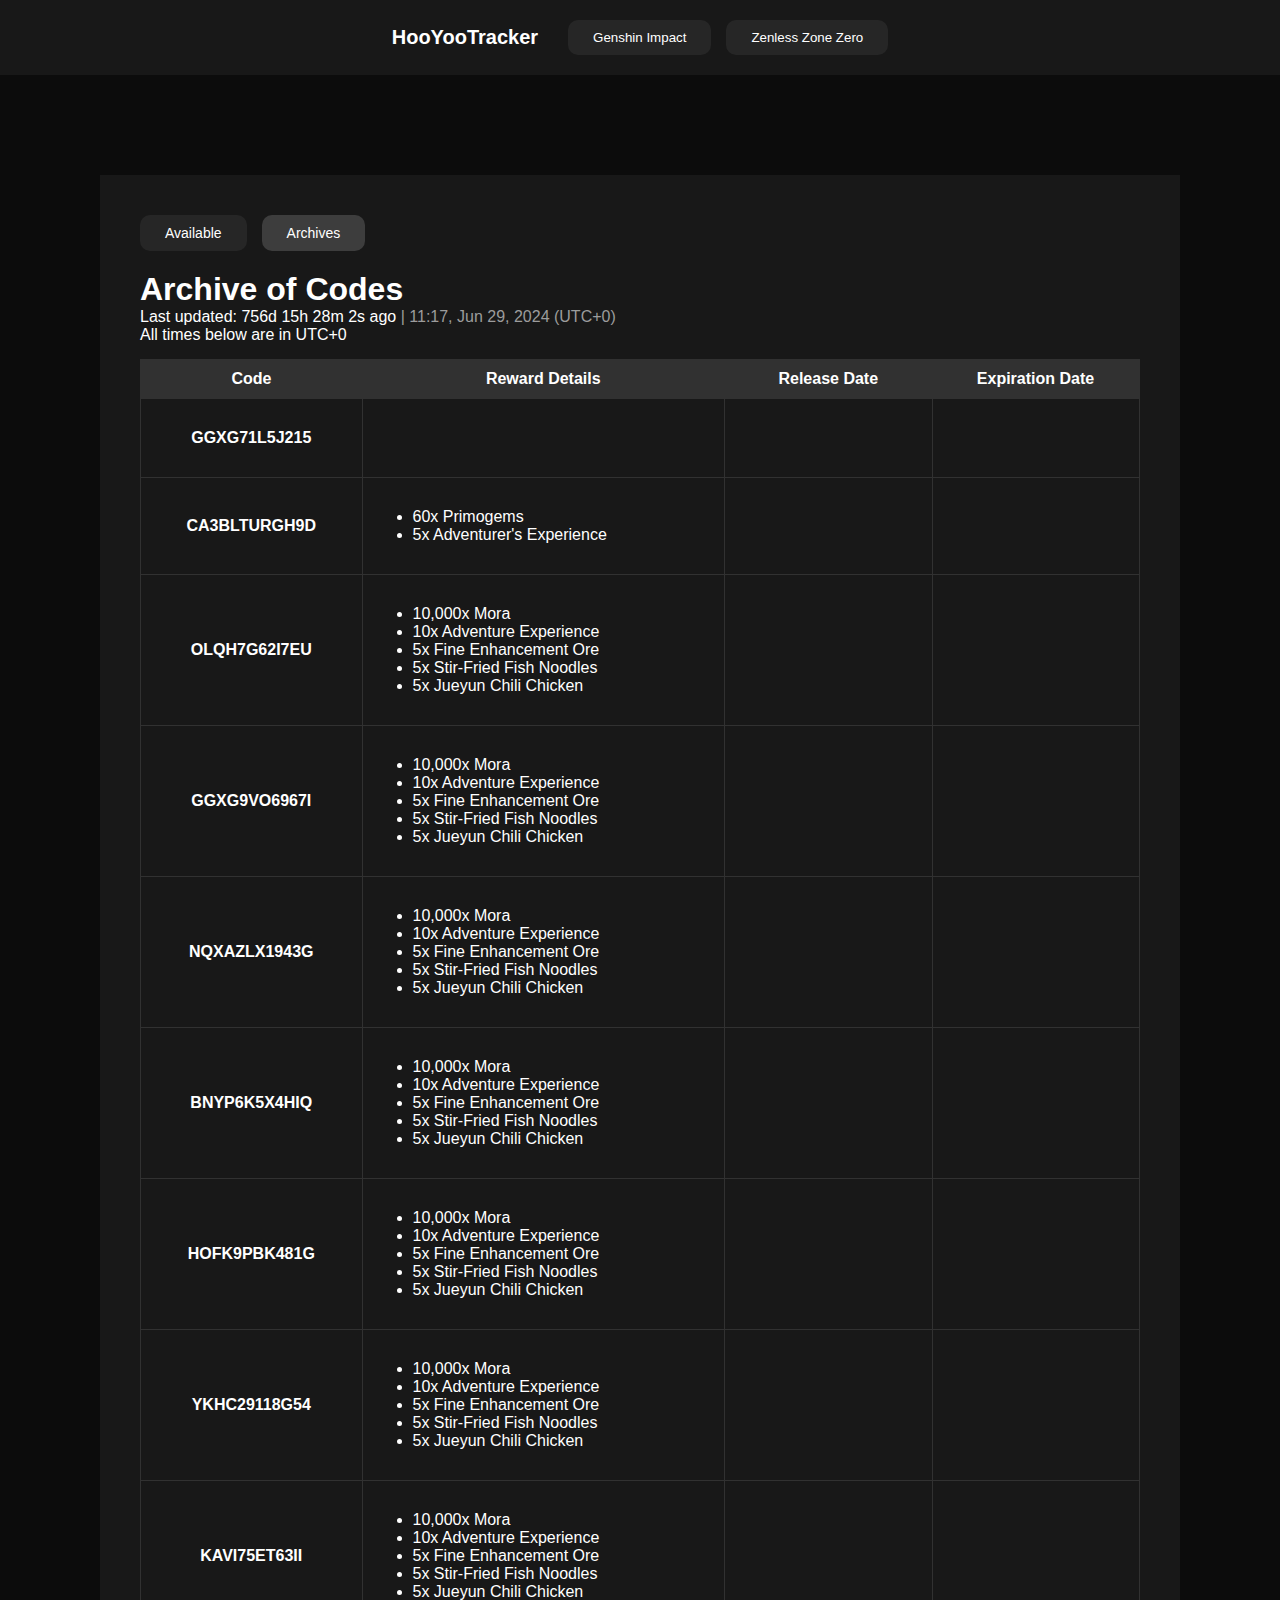
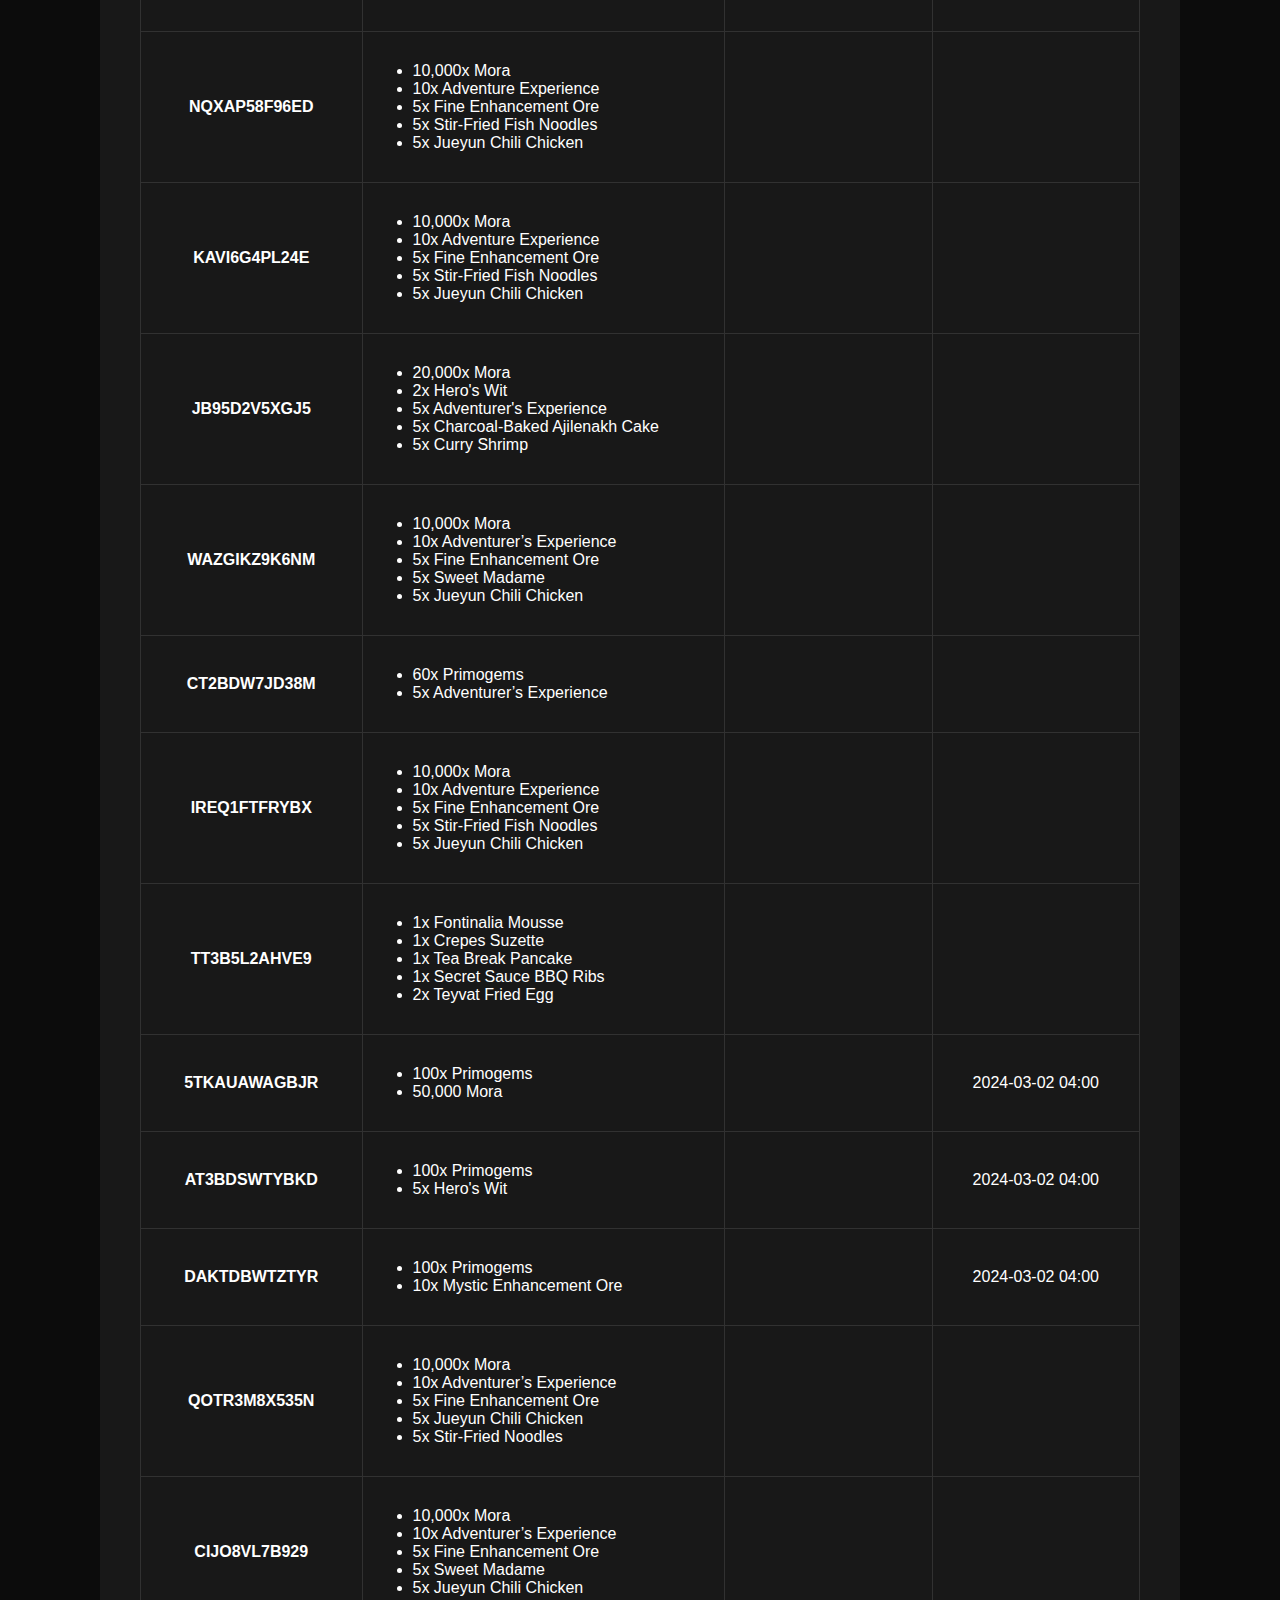
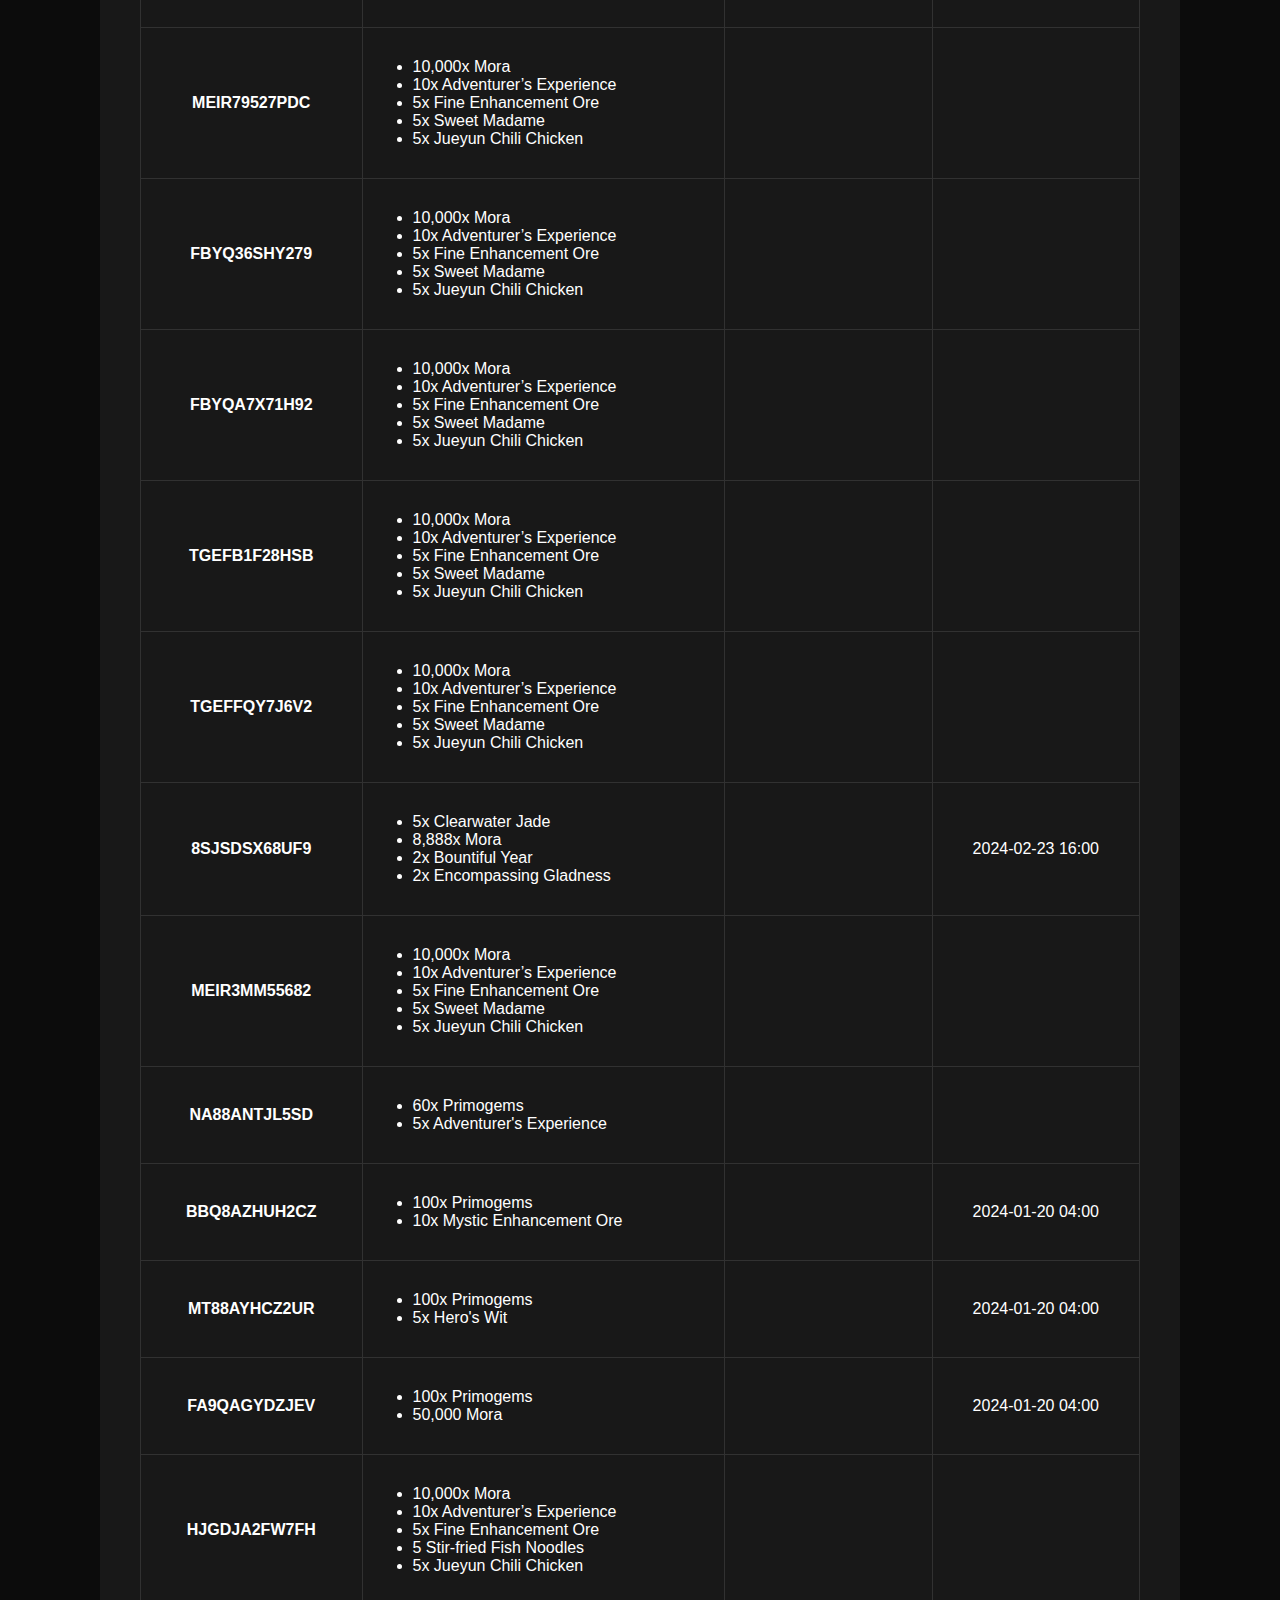
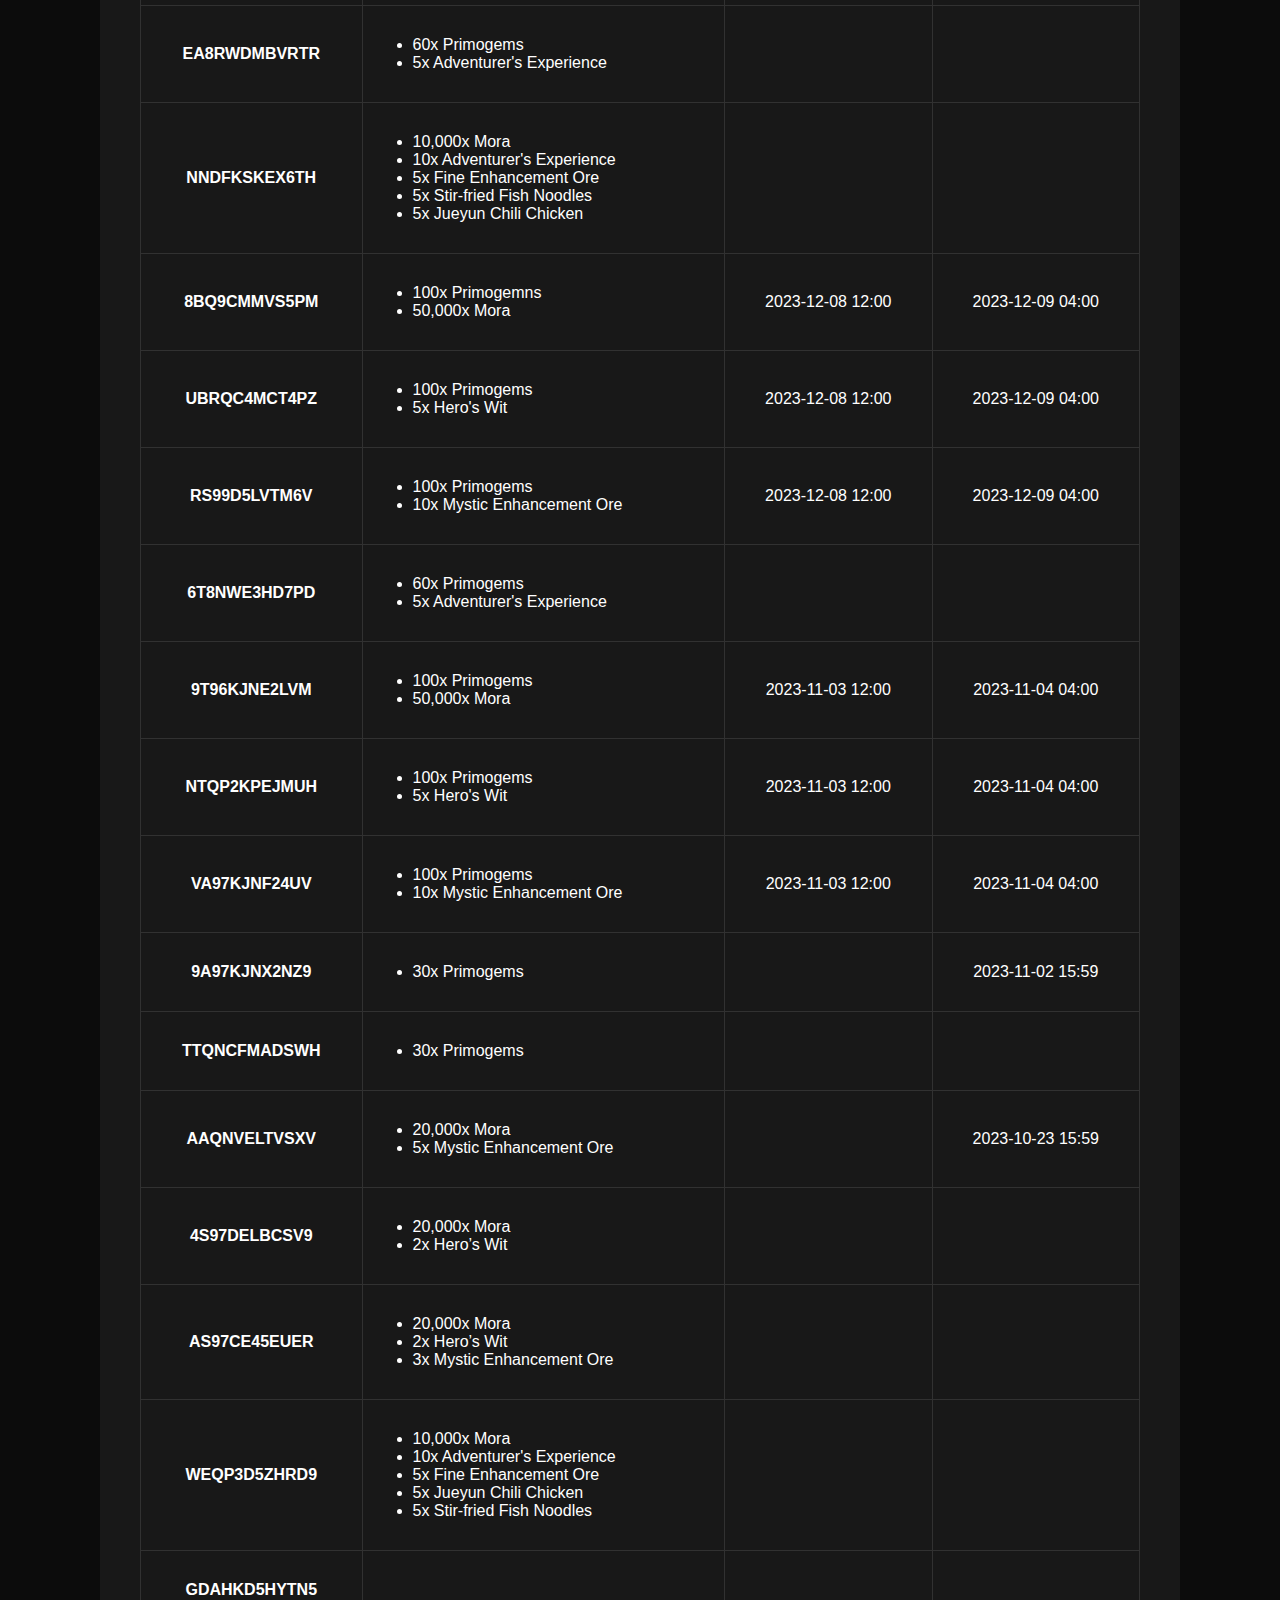
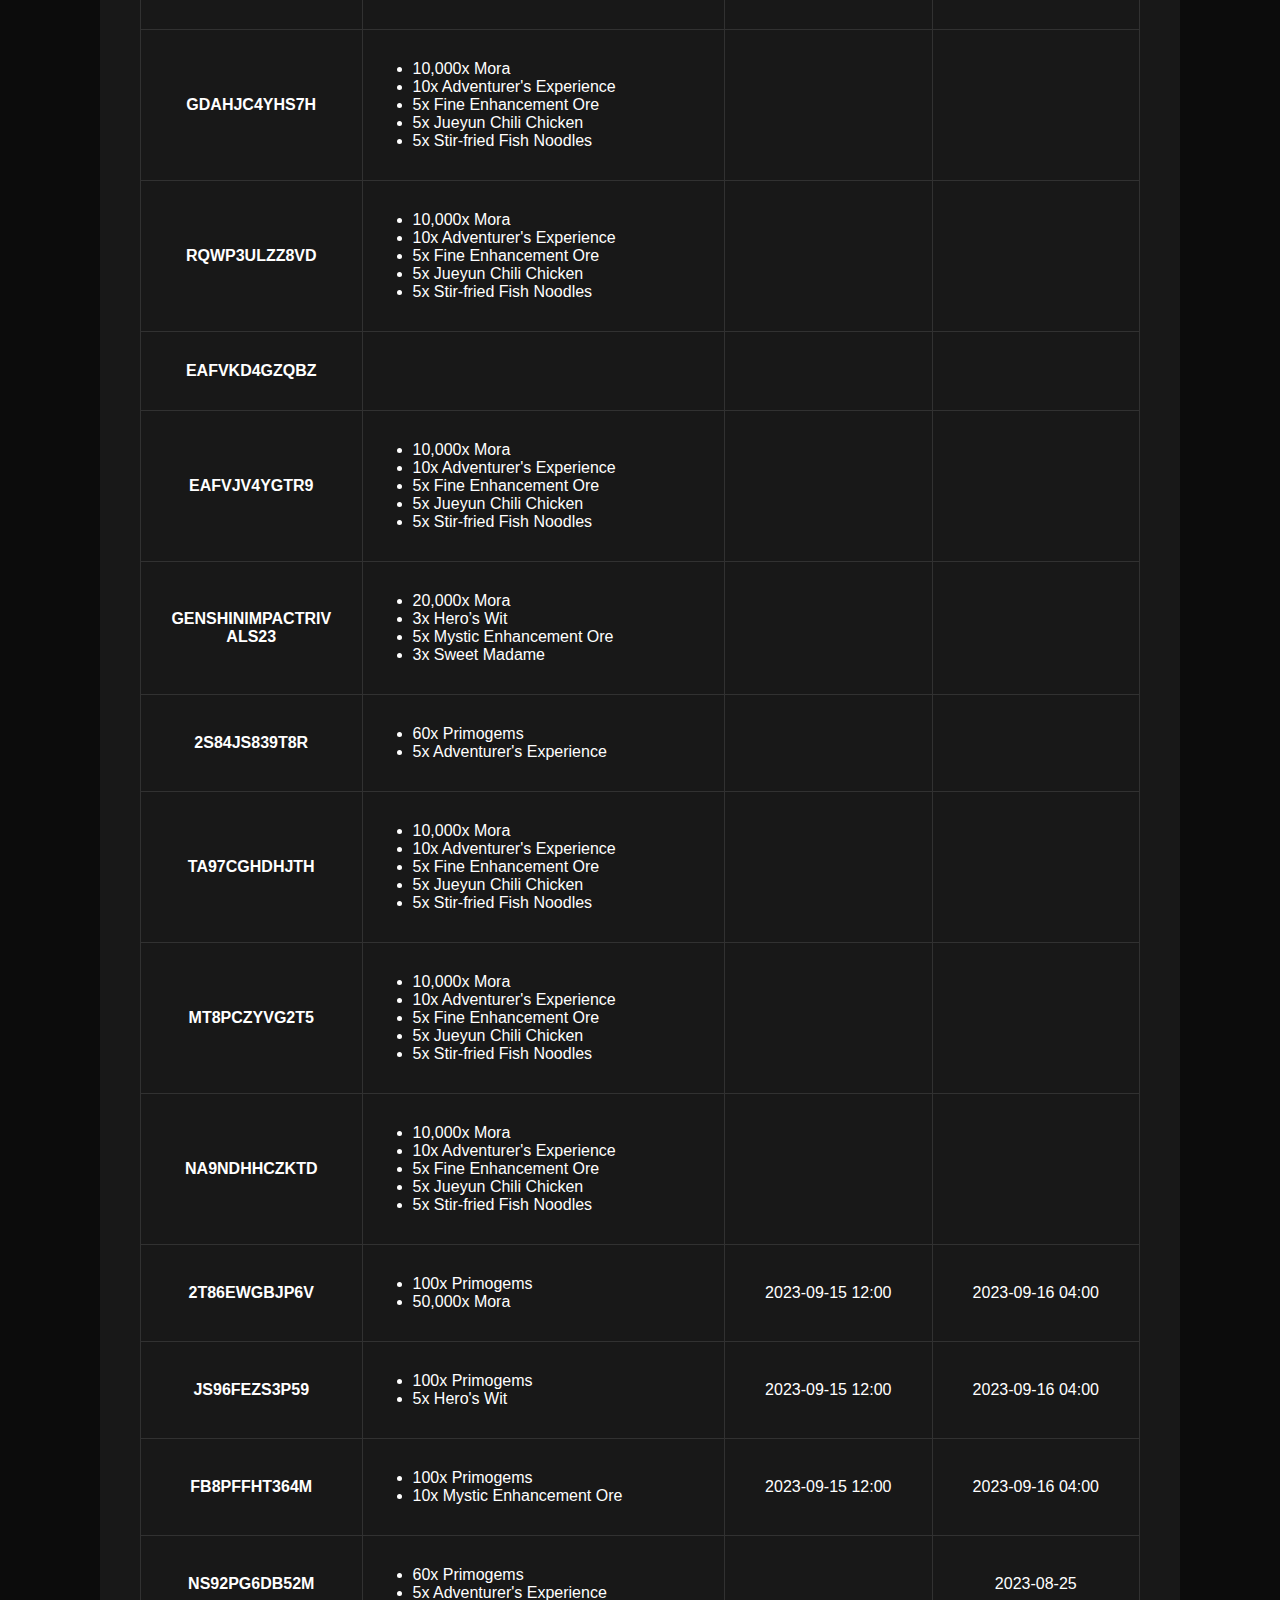
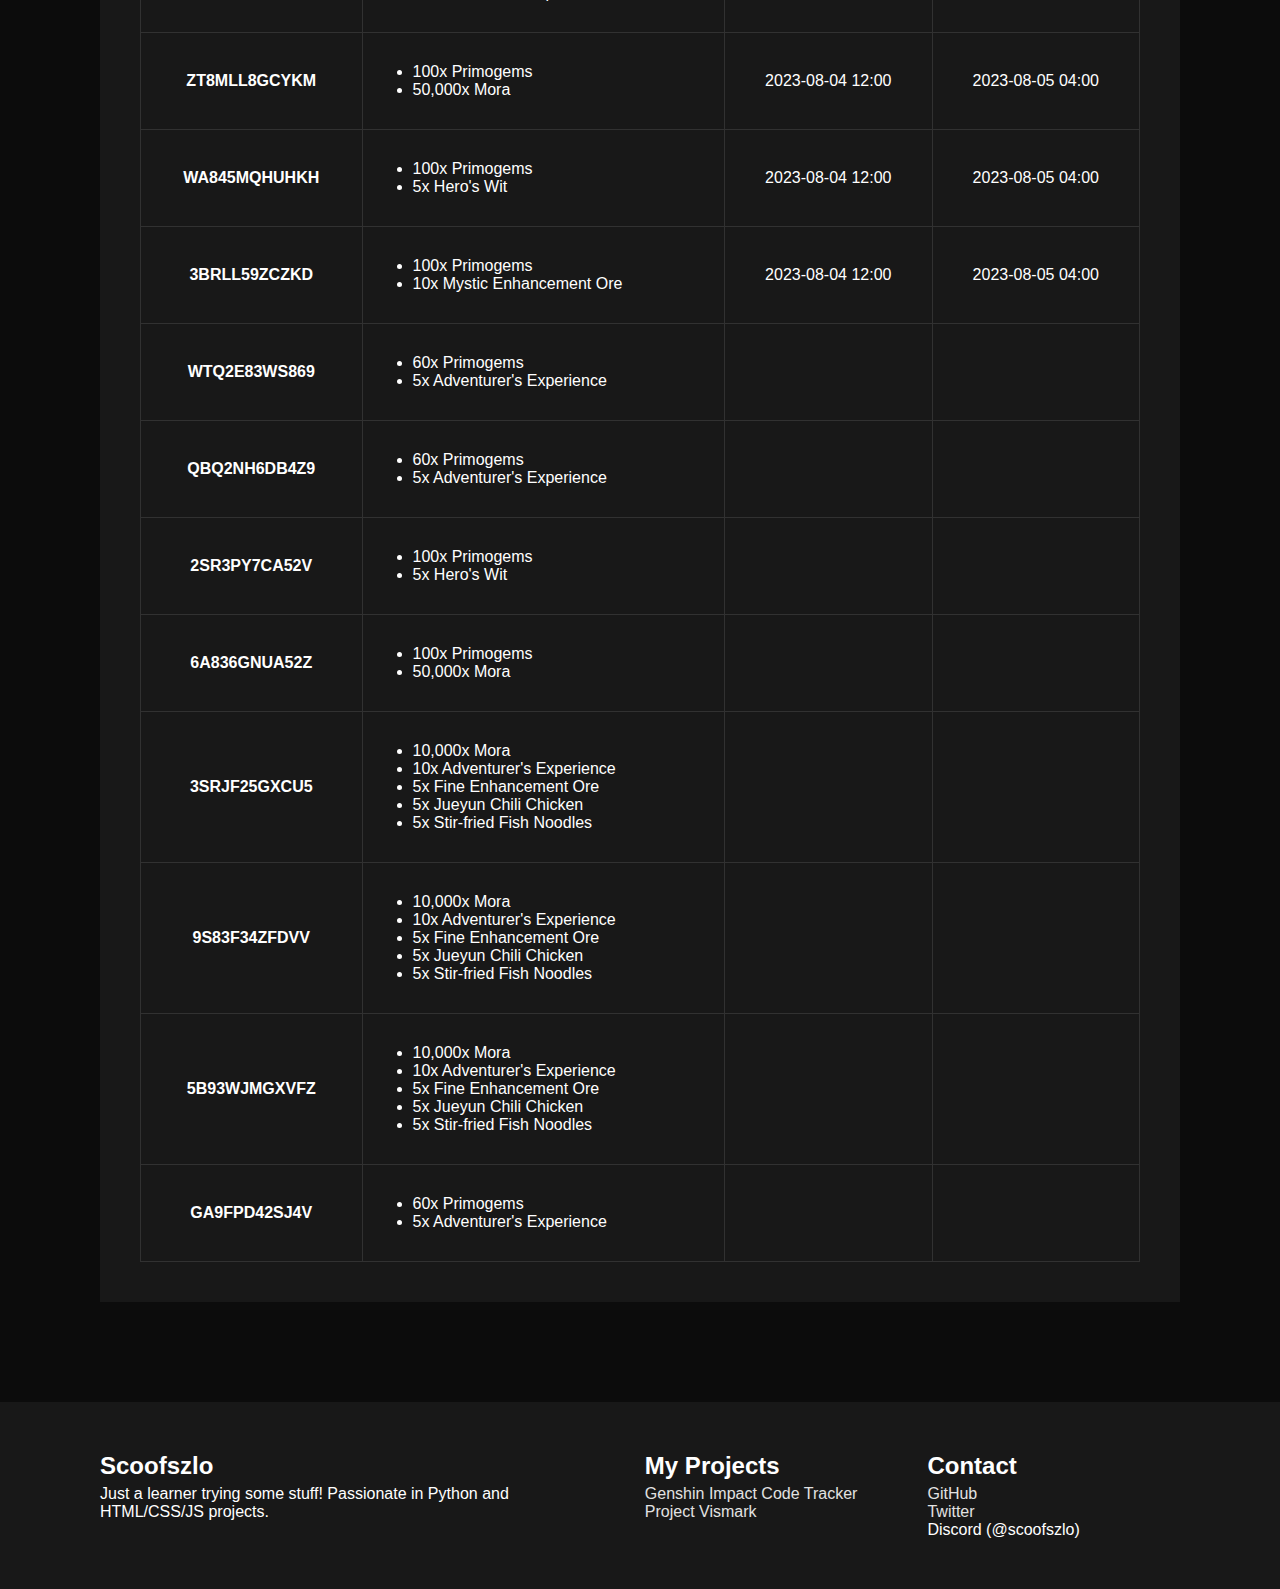
<file: src/genshin_impact/archives.html>
<!DOCTYPE html>

<html>

<head>
    <link href="css/main.css" rel="stylesheet" />
    <link href="css/archives.css" rel="stylesheet" />
    <script defer="" src="js/main.js" type="text/javascript"></script>
    <meta content="width=device-width, initial-scale=1.0" name="viewport" />
    <title>Genshin Impact Code Tracker</title>
</head>

<body>
    <header>
        <div class="header_container">
            <div class="hc_website_title_wrapper">
                <p>HooYooTracker</p>
            </div>
            <div class="hc_website_switch_container">
                <div class="hc_btn_wrapper">
                    <button id="hc_genshin_impact_btn">Genshin Impact</button>
                    <button id="hc_zenless_zone_zero_btn">Zenless Zone Zero</button>
                </div>
            </div>
        </div>
    </header>
    <div class="body_content">
        <div class="bc_code_list_container">
            <div class="bc_index_archives_btn_wrapper">
                <button id="bc_available_btn">Available</button>
                <button id="bc_archives_btn">Archives</button>
            </div>
            <h1>Archive of Codes</h1>
            <p>Last updated: <time datetime="2024-06-29 11:17" id="bc_target_date"></time><span id="bc_time_interval"></span><span id="bc_show_current_time_and_date"></span></p>
            <p>All times below are in UTC+0</p>
            <div class="bc_table_container">
                <table>
                    <thead>
                        <th>Code</th>
                        <th>Reward Details</th>
                        <th>Release Date</th>
                        <th>Expiration Date</th>
                    </thead>
                    <tbody id="tbody">
                        <tr>
                            <td>GGXG71L5J215</td>
                            <td></td>
                            <td></td>
                            <td></td>
                        </tr>
                        <tr>
                            <td>CA3BLTURGH9D</td>
                            <td>
                                <ul>
                                    <li>60x Primogems</li>
                                    <li>5x Adventurer's Experience</li>
                                </ul>
                            </td>
                            <td></td>
                            <td></td>
                        </tr>
                        <tr>
                            <td>OLQH7G62I7EU</td>
                            <td>
                                <ul>
                                    <li>10,000x Mora</li>
                                    <li>10x Adventure Experience</li>
                                    <li>5x Fine Enhancement Ore</li>
                                    <li>5x Stir-Fried Fish Noodles</li>
                                    <li>5x Jueyun Chili Chicken</li>
                                </ul>
                            </td>
                            <td></td>
                            <td></td>
                        </tr>
                        <tr>
                            <td>GGXG9VO6967I</td>
                            <td>
                                <ul>
                                    <li>10,000x Mora</li>
                                    <li>10x Adventure Experience</li>
                                    <li>5x Fine Enhancement Ore</li>
                                    <li>5x Stir-Fried Fish Noodles</li>
                                    <li>5x Jueyun Chili Chicken</li>
                                </ul>
                            </td>
                            <td></td>
                            <td></td>
                        </tr>
                        <tr>
                            <td>NQXAZLX1943G</td>
                            <td>
                                <ul>
                                    <li>10,000x Mora</li>
                                    <li>10x Adventure Experience</li>
                                    <li>5x Fine Enhancement Ore</li>
                                    <li>5x Stir-Fried Fish Noodles</li>
                                    <li>5x Jueyun Chili Chicken</li>
                                </ul>
                            </td>
                            <td></td>
                            <td></td>
                        </tr>
                        <tr>
                            <td>BNYP6K5X4HIQ</td>
                            <td>
                                <ul>
                                    <li>10,000x Mora</li>
                                    <li>10x Adventure Experience</li>
                                    <li>5x Fine Enhancement Ore</li>
                                    <li>5x Stir-Fried Fish Noodles</li>
                                    <li>5x Jueyun Chili Chicken</li>
                                </ul>
                            </td>
                            <td></td>
                            <td></td>
                        </tr>
                        <tr>
                            <td>HOFK9PBK481G</td>
                            <td>
                                <ul>
                                    <li>10,000x Mora</li>
                                    <li>10x Adventure Experience</li>
                                    <li>5x Fine Enhancement Ore</li>
                                    <li>5x Stir-Fried Fish Noodles</li>
                                    <li>5x Jueyun Chili Chicken</li>
                                </ul>
                            </td>
                            <td></td>
                            <td></td>
                        </tr>
                        <tr>
                            <td>YKHC29118G54</td>
                            <td>
                                <ul>
                                    <li>10,000x Mora</li>
                                    <li>10x Adventure Experience</li>
                                    <li>5x Fine Enhancement Ore</li>
                                    <li>5x Stir-Fried Fish Noodles</li>
                                    <li>5x Jueyun Chili Chicken</li>
                                </ul>
                            </td>
                            <td></td>
                            <td></td>
                        </tr>
                        <tr>
                            <td>KAVI75ET63II</td>
                            <td>
                                <ul>
                                    <li>10,000x Mora</li>
                                    <li>10x Adventure Experience</li>
                                    <li>5x Fine Enhancement Ore</li>
                                    <li>5x Stir-Fried Fish Noodles</li>
                                    <li>5x Jueyun Chili Chicken</li>
                                </ul>
                            </td>
                            <td></td>
                            <td></td>
                        </tr>
                        <tr>
                            <td>NQXAP58F96ED</td>
                            <td>
                                <ul>
                                    <li>10,000x Mora</li>
                                    <li>10x Adventure Experience</li>
                                    <li>5x Fine Enhancement Ore</li>
                                    <li>5x Stir-Fried Fish Noodles</li>
                                    <li>5x Jueyun Chili Chicken</li>
                                </ul>
                            </td>
                            <td></td>
                            <td></td>
                        </tr>
                        <tr>
                            <td>KAVI6G4PL24E</td>
                            <td>
                                <ul>
                                    <li>10,000x Mora</li>
                                    <li>10x Adventure Experience</li>
                                    <li>5x Fine Enhancement Ore</li>
                                    <li>5x Stir-Fried Fish Noodles</li>
                                    <li>5x Jueyun Chili Chicken</li>
                                </ul>
                            </td>
                            <td></td>
                            <td></td>
                        </tr>
                        <tr>
                            <td>JB95D2V5XGJ5</td>
                            <td>
                                <ul>
                                    <li>20,000x Mora</li>
                                    <li>2x Hero's Wit</li>
                                    <li>5x Adventurer's Experience</li>
                                    <li>5x Charcoal-Baked Ajilenakh Cake</li>
                                    <li>5x Curry Shrimp</li>
                                </ul>
                            </td>
                            <td></td>
                            <td></td>
                        </tr>
                        <tr>
                            <td>WAZGIKZ9K6NM</td>
                            <td>
                                <ul>
                                    <li>10,000x Mora</li>
                                    <li>10x Adventurer’s Experience</li>
                                    <li>5x Fine Enhancement Ore</li>
                                    <li>5x Sweet Madame</li>
                                    <li>5x Jueyun Chili Chicken</li>
                                </ul>
                            </td>
                            <td></td>
                            <td></td>
                        </tr>
                        <tr>
                            <td>CT2BDW7JD38M</td>
                            <td>
                                <ul>
                                    <li>60x Primogems</li>
                                    <li>5x Adventurer’s Experience</li>
                                </ul>
                            </td>
                            <td></td>
                            <td></td>
                        </tr>
                        <tr>
                            <td>IREQ1FTFRYBX</td>
                            <td>
                                <ul>
                                    <li>10,000x Mora</li>
                                    <li>10x Adventure Experience</li>
                                    <li>5x Fine Enhancement Ore</li>
                                    <li>5x Stir-Fried Fish Noodles</li>
                                    <li>5x Jueyun Chili Chicken</li>
                                </ul>
                            </td>
                            <td></td>
                            <td></td>
                        </tr>
                        <tr>
                            <td>TT3B5L2AHVE9</td>
                            <td>
                                <ul>
                                    <li>1x Fontinalia Mousse</li>
                                    <li>1x Crepes Suzette</li>
                                    <li>1x Tea Break Pancake</li>
                                    <li>1x Secret Sauce BBQ Ribs</li>
                                    <li>2x Teyvat Fried Egg</li>
                                </ul>
                            </td>
                            <td></td>
                            <td></td>
                        </tr>
                        <tr>
                            <td>5TKAUAWAGBJR</td>
                            <td>
                                <ul>
                                    <li>100x Primogems</li>
                                    <li>50,000 Mora</li>
                                </ul>
                            </td>
                            <td></td>
                            <td>2024-03-02 04:00</td>
                        </tr>
                        <tr>
                            <td>AT3BDSWTYBKD</td>
                            <td>
                                <ul>
                                    <li>100x Primogems</li>
                                    <li>5x Hero's Wit</li>
                                </ul>
                            </td>
                            <td></td>
                            <td>2024-03-02 04:00</td>
                        </tr>
                        <tr>
                            <td>DAKTDBWTZTYR</td>
                            <td>
                                <ul>
                                    <li>100x Primogems</li>
                                    <li>10x Mystic Enhancement Ore</li>
                                </ul>
                            </td>
                            <td></td>
                            <td>2024-03-02 04:00</td>
                        </tr>
                        <tr>
                            <td>QOTR3M8X535N</td>
                            <td>
                                <ul>
                                    <li>10,000x Mora</li>
                                    <li>10x Adventurer’s Experience</li>
                                    <li>5x Fine Enhancement Ore</li>
                                    <li>5x Jueyun Chili Chicken</li>
                                    <li>5x Stir-Fried Noodles</li>
                                </ul>
                            </td>
                            <td></td>
                            <td></td>
                        </tr>
                        <tr>
                            <td>CIJO8VL7B929</td>
                            <td>
                                <ul>
                                    <li>10,000x Mora</li>
                                    <li>10x Adventurer’s Experience</li>
                                    <li>5x Fine Enhancement Ore</li>
                                    <li>5x Sweet Madame</li>
                                    <li>5x Jueyun Chili Chicken</li>
                                </ul>
                            </td>
                            <td></td>
                            <td></td>
                        </tr>
                        <tr>
                            <td>MEIR79527PDC</td>
                            <td>
                                <ul>
                                    <li>10,000x Mora</li>
                                    <li>10x Adventurer’s Experience</li>
                                    <li>5x Fine Enhancement Ore</li>
                                    <li>5x Sweet Madame</li>
                                    <li>5x Jueyun Chili Chicken</li>
                                </ul>
                            </td>
                            <td></td>
                            <td></td>
                        </tr>
                        <tr>
                            <td>FBYQ36SHY279</td>
                            <td>
                                <ul>
                                    <li>10,000x Mora</li>
                                    <li>10x Adventurer’s Experience</li>
                                    <li>5x Fine Enhancement Ore</li>
                                    <li>5x Sweet Madame</li>
                                    <li>5x Jueyun Chili Chicken</li>
                                </ul>
                            </td>
                            <td></td>
                            <td></td>
                        </tr>
                        <tr>
                            <td>FBYQA7X71H92</td>
                            <td>
                                <ul>
                                    <li>10,000x Mora</li>
                                    <li>10x Adventurer’s Experience</li>
                                    <li>5x Fine Enhancement Ore</li>
                                    <li>5x Sweet Madame</li>
                                    <li>5x Jueyun Chili Chicken</li>
                                </ul>
                            </td>
                            <td></td>
                            <td></td>
                        </tr>
                        <tr>
                            <td>TGEFB1F28HSB</td>
                            <td>
                                <ul>
                                    <li>10,000x Mora</li>
                                    <li>10x Adventurer’s Experience</li>
                                    <li>5x Fine Enhancement Ore</li>
                                    <li>5x Sweet Madame</li>
                                    <li>5x Jueyun Chili Chicken</li>
                                </ul>
                            </td>
                            <td></td>
                            <td></td>
                        </tr>
                        <tr>
                            <td>TGEFFQY7J6V2</td>
                            <td>
                                <ul>
                                    <li>10,000x Mora</li>
                                    <li>10x Adventurer’s Experience</li>
                                    <li>5x Fine Enhancement Ore</li>
                                    <li>5x Sweet Madame</li>
                                    <li>5x Jueyun Chili Chicken</li>
                                </ul>
                            </td>
                            <td></td>
                            <td></td>
                        </tr>
                        <tr>
                            <td>8SJSDSX68UF9</td>
                            <td>
                                <ul>
                                    <li>5x Clearwater Jade</li>
                                    <li>8,888x Mora</li>
                                    <li>2x Bountiful Year</li>
                                    <li>2x Encompassing Gladness</li>
                                </ul>
                            </td>
                            <td></td>
                            <td>2024-02-23 16:00</td>
                        </tr>
                        <tr>
                            <td>MEIR3MM55682</td>
                            <td>
                                <ul>
                                    <li>10,000x Mora</li>
                                    <li>10x Adventurer’s Experience</li>
                                    <li>5x Fine Enhancement Ore</li>
                                    <li>5x Sweet Madame</li>
                                    <li>5x Jueyun Chili Chicken</li>
                                </ul>
                            </td>
                            <td></td>
                            <td></td>
                        </tr>
                        <tr>
                            <td>NA88ANTJL5SD</td>
                            <td>
                                <ul>
                                    <li>60x Primogems</li>
                                    <li>5x Adventurer's Experience</li>
                                </ul>
                            </td>
                            <td></td>
                            <td></td>
                        </tr>
                        <tr>
                            <td>BBQ8AZHUH2CZ</td>
                            <td>
                                <ul>
                                    <li>100x Primogems</li>
                                    <li>10x Mystic Enhancement Ore</li>
                                </ul>
                            </td>
                            <td></td>
                            <td>2024-01-20 04:00</td>
                        </tr>
                        <tr>
                            <td>MT88AYHCZ2UR</td>
                            <td>
                                <ul>
                                    <li>100x Primogems</li>
                                    <li>5x Hero's Wit</li>
                                </ul>
                            </td>
                            <td></td>
                            <td>2024-01-20 04:00</td>
                        </tr>
                        <tr>
                            <td>FA9QAGYDZJEV</td>
                            <td>
                                <ul>
                                    <li>100x Primogems</li>
                                    <li>50,000 Mora</li>
                                </ul>
                            </td>
                            <td></td>
                            <td>2024-01-20 04:00</td>
                        </tr>
                        <tr>
                            <td>HJGDJA2FW7FH</td>
                            <td>
                                <ul>
                                    <li>10,000x Mora</li>
                                    <li>10x Adventurer’s Experience</li>
                                    <li>5x Fine Enhancement Ore</li>
                                    <li>5 Stir-fried Fish Noodles</li>
                                    <li>5x Jueyun Chili Chicken</li>
                                </ul>
                            </td>
                            <td></td>
                            <td></td>
                        </tr>
                        <tr>
                            <td>EA8RWDMBVRTR</td>
                            <td>
                                <ul>
                                    <li>60x Primogems</li>
                                    <li>5x Adventurer's Experience</li>
                                </ul>
                            </td>
                            <td></td>
                            <td></td>
                        </tr>
                        <tr>
                            <td>NNDFKSKEX6TH</td>
                            <td>
                                <ul>
                                    <li>10,000x Mora</li>
                                    <li>10x Adventurer's Experience</li>
                                    <li>5x Fine Enhancement Ore</li>
                                    <li>5x Stir-fried Fish Noodles</li>
                                    <li>5x Jueyun Chili Chicken</li>
                                </ul>
                            </td>
                            <td></td>
                            <td></td>
                        </tr>
                        <tr>
                            <td>8BQ9CMMVS5PM</td>
                            <td>
                                <ul>
                                    <li>100x Primogemns</li>
                                    <li>50,000x Mora</li>
                                </ul>
                            </td>
                            <td>2023-12-08 12:00</td>
                            <td>2023-12-09 04:00</td>
                        </tr>
                        <tr>
                            <td>UBRQC4MCT4PZ</td>
                            <td>
                                <ul>
                                    <li>100x Primogems</li>
                                    <li>5x Hero's Wit</li>
                                </ul>
                            </td>
                            <td>2023-12-08 12:00</td>
                            <td>2023-12-09 04:00</td>
                        </tr>
                        <tr>
                            <td>RS99D5LVTM6V</td>
                            <td>
                                <ul>
                                    <li>100x Primogems</li>
                                    <li>10x Mystic Enhancement Ore</li>
                                </ul>
                            </td>
                            <td>2023-12-08 12:00</td>
                            <td>2023-12-09 04:00</td>
                        </tr>
                        <tr>
                            <td>6T8NWE3HD7PD</td>
                            <td>
                                <ul>
                                    <li>60x Primogems</li>
                                    <li>5x Adventurer's Experience</li>
                                </ul>
                            </td>
                            <td></td>
                            <td></td>
                        </tr>
                        <tr>
                            <td>9T96KJNE2LVM</td>
                            <td>
                                <ul>
                                    <li>100x Primogems</li>
                                    <li>50,000x Mora</li>
                                </ul>
                            </td>
                            <td>2023-11-03 12:00</td>
                            <td>2023-11-04 04:00</td>
                        </tr>
                        <tr>
                            <td>NTQP2KPEJMUH</td>
                            <td>
                                <ul>
                                    <li>100x Primogems</li>
                                    <li>5x Hero's Wit</li>
                                </ul>
                            </td>
                            <td>2023-11-03 12:00</td>
                            <td>2023-11-04 04:00</td>
                        </tr>
                        <tr>
                            <td>VA97KJNF24UV</td>
                            <td>
                                <ul>
                                    <li>100x Primogems</li>
                                    <li>10x Mystic Enhancement Ore</li>
                                </ul>
                            </td>
                            <td>2023-11-03 12:00</td>
                            <td>2023-11-04 04:00</td>
                        </tr>
                        <tr>
                            <td>9A97KJNX2NZ9</td>
                            <td>
                                <ul>
                                    <li>30x Primogems</li>
                                </ul>
                            </td>
                            <td></td>
                            <td>2023-11-02 15:59</td>
                        </tr>
                        <tr>
                            <td>TTQNCFMADSWH</td>
                            <td>
                                <ul>
                                    <li>30x Primogems</li>
                                </ul>
                            </td>
                            <td></td>
                            <td></td>
                        </tr>
                        <tr>
                            <td>AAQNVELTVSXV</td>
                            <td>
                                <ul>
                                    <li>20,000x Mora</li>
                                    <li>5x Mystic Enhancement Ore</li>
                                </ul>
                            </td>
                            <td></td>
                            <td>2023-10-23 15:59</td>
                        </tr>
                        <tr>
                            <td>4S97DELBCSV9</td>
                            <td>
                                <ul>
                                    <li>20,000x Mora</li>
                                    <li>2x Hero’s Wit</li>
                                </ul>
                            </td>
                            <td></td>
                            <td></td>
                        </tr>
                        <tr>
                            <td>AS97CE45EUER</td>
                            <td>
                                <ul>
                                    <li>20,000x Mora</li>
                                    <li>2x Hero’s Wit</li>
                                    <li>3x Mystic Enhancement Ore</li>
                                </ul>
                            </td>
                            <td></td>
                            <td></td>
                        </tr>
                        <tr>
                            <td>WEQP3D5ZHRD9</td>
                            <td>
                                <ul>
                                    <li>10,000x Mora</li>
                                    <li>10x Adventurer's Experience</li>
                                    <li>5x Fine Enhancement Ore</li>
                                    <li>5x Jueyun Chili Chicken</li>
                                    <li>5x Stir-fried Fish Noodles</li>
                                </ul>
                            </td>
                            <td></td>
                            <td></td>
                        </tr>
                        <tr>
                            <td>GDAHKD5HYTN5</td>
                            <td></td>
                            <td></td>
                            <td></td>
                        </tr>
                        <tr>
                            <td>GDAHJC4YHS7H</td>
                            <td>
                                <ul>
                                    <li>10,000x Mora</li>
                                    <li>10x Adventurer's Experience</li>
                                    <li>5x Fine Enhancement Ore</li>
                                    <li>5x Jueyun Chili Chicken</li>
                                    <li>5x Stir-fried Fish Noodles</li>
                                </ul>
                            </td>
                            <td></td>
                            <td></td>
                        </tr>
                        <tr>
                            <td>RQWP3ULZZ8VD</td>
                            <td>
                                <ul>
                                    <li>10,000x Mora</li>
                                    <li>10x Adventurer's Experience</li>
                                    <li>5x Fine Enhancement Ore</li>
                                    <li>5x Jueyun Chili Chicken</li>
                                    <li>5x Stir-fried Fish Noodles</li>
                                </ul>
                            </td>
                            <td></td>
                            <td></td>
                        </tr>
                        <tr>
                            <td>EAFVKD4GZQBZ</td>
                            <td></td>
                            <td></td>
                            <td></td>
                        </tr>
                        <tr>
                            <td>EAFVJV4YGTR9</td>
                            <td>
                                <ul>
                                    <li>10,000x Mora</li>
                                    <li>10x Adventurer's Experience</li>
                                    <li>5x Fine Enhancement Ore</li>
                                    <li>5x Jueyun Chili Chicken</li>
                                    <li>5x Stir-fried Fish Noodles</li>
                                </ul>
                            </td>
                            <td></td>
                            <td></td>
                        </tr>
                        <tr>
                            <td>GENSHINIMPACTRIVALS23</td>
                            <td>
                                <ul>
                                    <li>20,000x Mora</li>
                                    <li>3x Hero’s Wit</li>
                                    <li>5x Mystic Enhancement Ore</li>
                                    <li>3x Sweet Madame</li>
                                </ul>
                            </td>
                            <td></td>
                            <td></td>
                        </tr>
                        <tr>
                            <td>2S84JS839T8R</td>
                            <td>
                                <ul>
                                    <li>60x Primogems</li>
                                    <li>5x Adventurer's Experience</li>
                                </ul>
                            </td>
                            <td></td>
                            <td></td>
                        </tr>
                        <tr>
                            <td>TA97CGHDHJTH</td>
                            <td>
                                <ul>
                                    <li>10,000x Mora</li>
                                    <li>10x Adventurer's Experience</li>
                                    <li>5x Fine Enhancement Ore</li>
                                    <li>5x Jueyun Chili Chicken</li>
                                    <li>5x Stir-fried Fish Noodles</li>
                                </ul>
                            </td>
                            <td></td>
                            <td></td>
                        </tr>
                        <tr>
                            <td>MT8PCZYVG2T5</td>
                            <td>
                                <ul>
                                    <li>10,000x Mora</li>
                                    <li>10x Adventurer's Experience</li>
                                    <li>5x Fine Enhancement Ore</li>
                                    <li>5x Jueyun Chili Chicken</li>
                                    <li>5x Stir-fried Fish Noodles</li>
                                </ul>
                            </td>
                            <td></td>
                            <td></td>
                        </tr>
                        <tr>
                            <td>NA9NDHHCZKTD</td>
                            <td>
                                <ul>
                                    <li>10,000x Mora</li>
                                    <li>10x Adventurer's Experience</li>
                                    <li>5x Fine Enhancement Ore</li>
                                    <li>5x Jueyun Chili Chicken</li>
                                    <li>5x Stir-fried Fish Noodles</li>
                                </ul>
                            </td>
                            <td></td>
                            <td></td>
                        </tr>
                        <tr>
                            <td>2T86EWGBJP6V</td>
                            <td>
                                <ul>
                                    <li>100x Primogems</li>
                                    <li>50,000x Mora</li>
                                </ul>
                            </td>
                            <td>2023-09-15 12:00</td>
                            <td>2023-09-16 04:00</td>
                        </tr>
                        <tr>
                            <td>JS96FEZS3P59</td>
                            <td>
                                <ul>
                                    <li>100x Primogems</li>
                                    <li>5x Hero's Wit</li>
                                </ul>
                            </td>
                            <td>2023-09-15 12:00</td>
                            <td>2023-09-16 04:00</td>
                        </tr>
                        <tr>
                            <td>FB8PFFHT364M</td>
                            <td>
                                <ul>
                                    <li>100x Primogems</li>
                                    <li>10x Mystic Enhancement Ore</li>
                                </ul>
                            </td>
                            <td>2023-09-15 12:00</td>
                            <td>2023-09-16 04:00</td>
                        </tr>
                        <tr>
                            <td>NS92PG6DB52M</td>
                            <td>
                                <ul>
                                    <li>60x Primogems</li>
                                    <li>5x Adventurer's Experience</li>
                                </ul>
                            </td>
                            <td></td>
                            <td>2023-08-25</td>
                        </tr>
                        <tr>
                            <td>ZT8MLL8GCYKM</td>
                            <td>
                                <ul>
                                    <li>100x Primogems</li>
                                    <li>50,000x Mora</li>
                                </ul>
                            </td>
                            <td>2023-08-04 12:00</td>
                            <td>2023-08-05 04:00</td>
                        </tr>
                        <tr>
                            <td>WA845MQHUHKH</td>
                            <td>
                                <ul>
                                    <li>100x Primogems</li>
                                    <li>5x Hero's Wit</li>
                                </ul>
                            </td>
                            <td>2023-08-04 12:00</td>
                            <td>2023-08-05 04:00</td>
                        </tr>
                        <tr>
                            <td>3BRLL59ZCZKD</td>
                            <td>
                                <ul>
                                    <li>100x Primogems</li>
                                    <li>10x Mystic Enhancement Ore</li>
                                </ul>
                            </td>
                            <td>2023-08-04 12:00</td>
                            <td>2023-08-05 04:00</td>
                        </tr>
                        <tr>
                            <td>WTQ2E83WS869</td>
                            <td>
                                <ul>
                                    <li>60x Primogems</li>
                                    <li>5x Adventurer's Experience</li>
                                </ul>
                            </td>
                            <td></td>
                            <td></td>
                        </tr>
                        <tr>
                            <td>QBQ2NH6DB4Z9</td>
                            <td>
                                <ul>
                                    <li>60x Primogems</li>
                                    <li>5x Adventurer's Experience</li>
                                </ul>
                            </td>
                            <td></td>
                            <td></td>
                        </tr>
                        <tr>
                            <td>2SR3PY7CA52V</td>
                            <td>
                                <ul>
                                    <li>100x Primogems</li>
                                    <li>5x Hero's Wit</li>
                                </ul>
                            </td>
                            <td></td>
                            <td></td>
                        </tr>
                        <tr>
                            <td>6A836GNUA52Z</td>
                            <td>
                                <ul>
                                    <li>100x Primogems</li>
                                    <li>50,000x Mora</li>
                                </ul>
                            </td>
                            <td></td>
                            <td></td>
                        </tr>
                        <tr>
                            <td>3SRJF25GXCU5</td>
                            <td>
                                <ul>
                                    <li>10,000x Mora</li>
                                    <li>10x Adventurer's Experience</li>
                                    <li>5x Fine Enhancement Ore</li>
                                    <li>5x Jueyun Chili Chicken</li>
                                    <li>5x Stir-fried Fish Noodles</li>
                                </ul>
                            </td>
                            <td></td>
                            <td></td>
                        </tr>
                        <tr>
                            <td>9S83F34ZFDVV</td>
                            <td>
                                <ul>
                                    <li>10,000x Mora</li>
                                    <li>10x Adventurer's Experience</li>
                                    <li>5x Fine Enhancement Ore</li>
                                    <li>5x Jueyun Chili Chicken</li>
                                    <li>5x Stir-fried Fish Noodles</li>
                                </ul>
                            </td>
                            <td></td>
                            <td></td>
                        </tr>
                        <tr>
                            <td>5B93WJMGXVFZ</td>
                            <td>
                                <ul>
                                    <li>10,000x Mora</li>
                                    <li>10x Adventurer's Experience</li>
                                    <li>5x Fine Enhancement Ore</li>
                                    <li>5x Jueyun Chili Chicken</li>
                                    <li>5x Stir-fried Fish Noodles</li>
                                </ul>
                            </td>
                            <td></td>
                            <td></td>
                        </tr>
                        <tr>
                            <td>GA9FPD42SJ4V</td>
                            <td>
                                <ul>
                                    <li>60x Primogems</li>
                                    <li>5x Adventurer's Experience</li>
                                </ul>
                            </td>
                            <td></td>
                            <td></td>
                        </tr>
                    </tbody>
                </table>
            </div>
        </div>
    </div>
    <footer>
        <div class="footer_container">
            <div class="fc_about_dev">
                <h2 style="margin-bottom: 5px;">Scoofszlo</h2>
                <p>Just a learner trying some stuff! Passionate in Python and HTML/CSS/JS projects.</p>
            </div>
            <div class="fc_projects">
                <h2 style="margin-bottom: 5px;">My Projects</h2>
                <p><a href="https://github.com/Scoofszlo/genshinimpact_codetracker">Genshin Impact Code Tracker</a></p>
                <p><a href="https://github.com/Scoofszlo/Project_Vismark">Project Vismark</a></p>
            </div>
            <div class="fc_contact_details">
                <h2 style="margin-bottom: 5px;">Contact</h2>
                <p><a href="https://github.com/Scoofszlo">GitHub</a></p>
                <p><a href="https://twitter.com/Scoofszlo">Twitter</a></p>
                <p>Discord (@scoofszlo)</p>
            </div>
        </div>
    </footer>
</body>

</html>
</file>
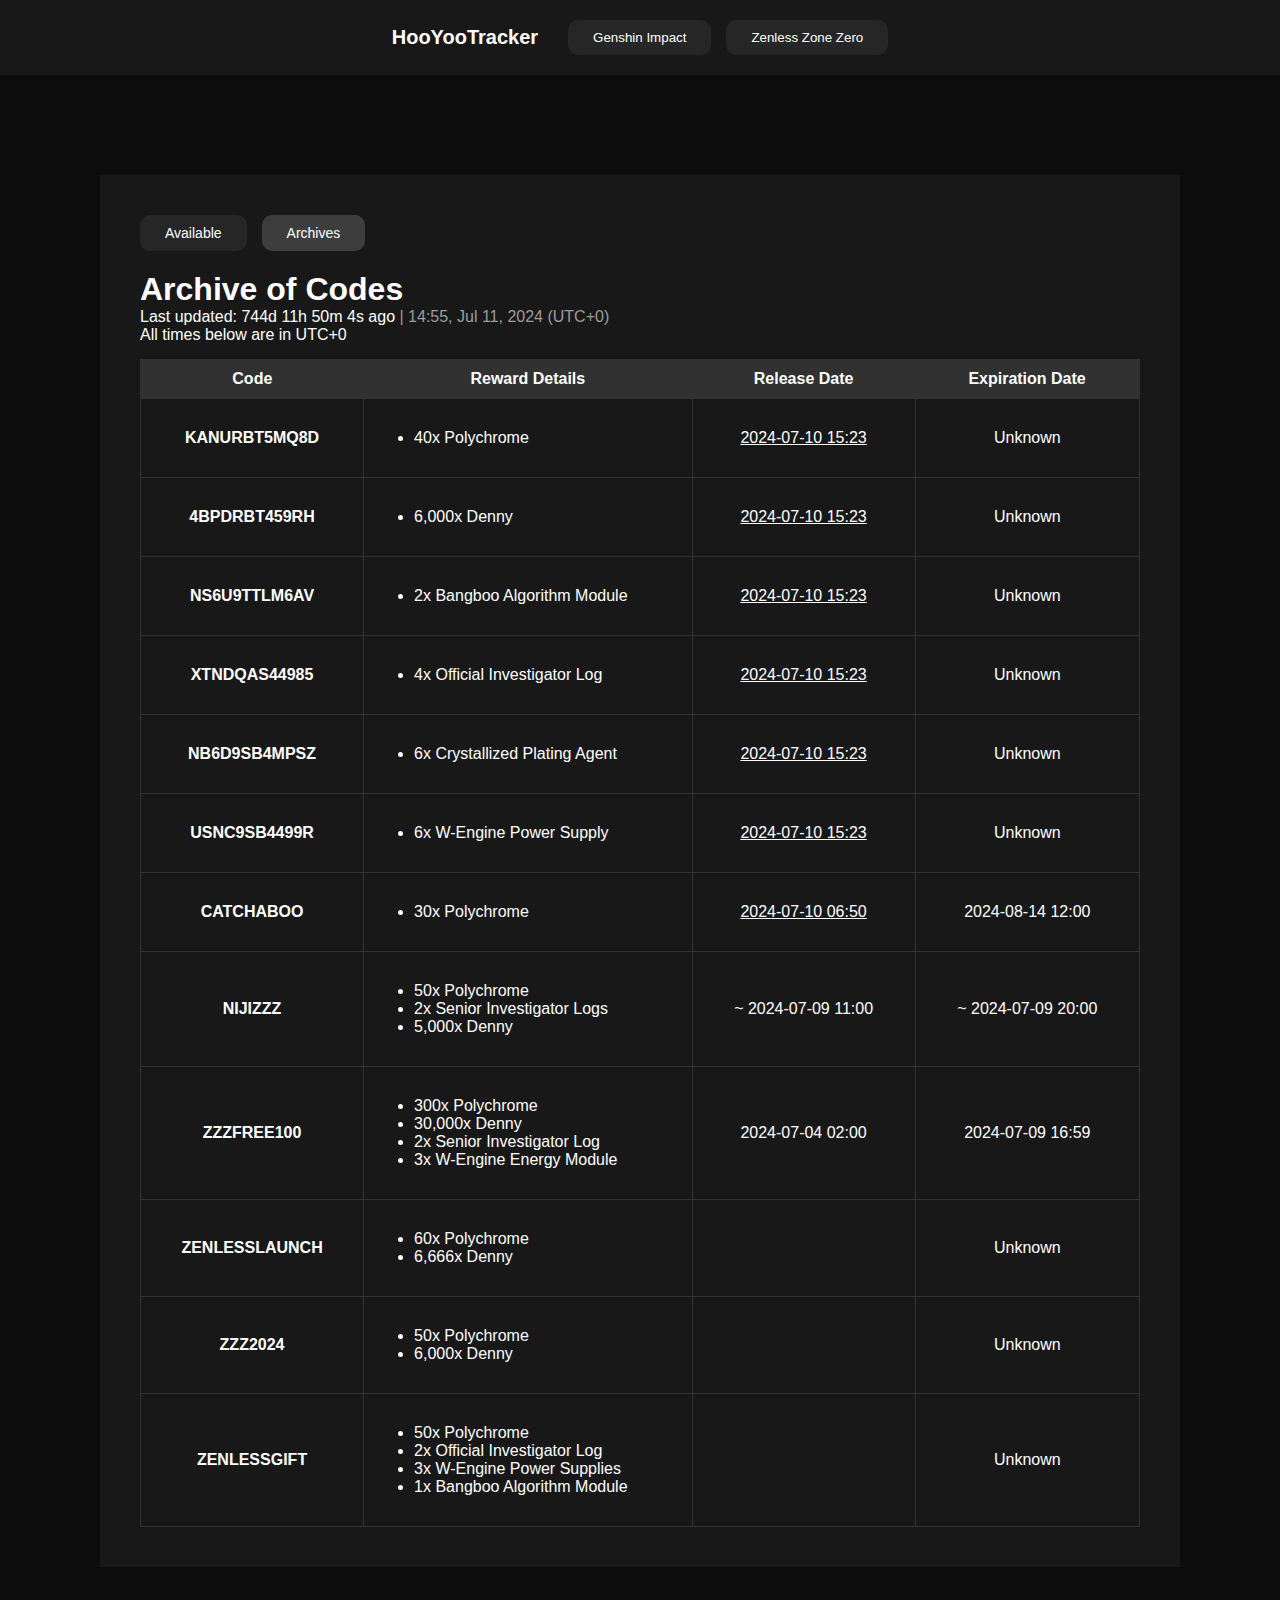
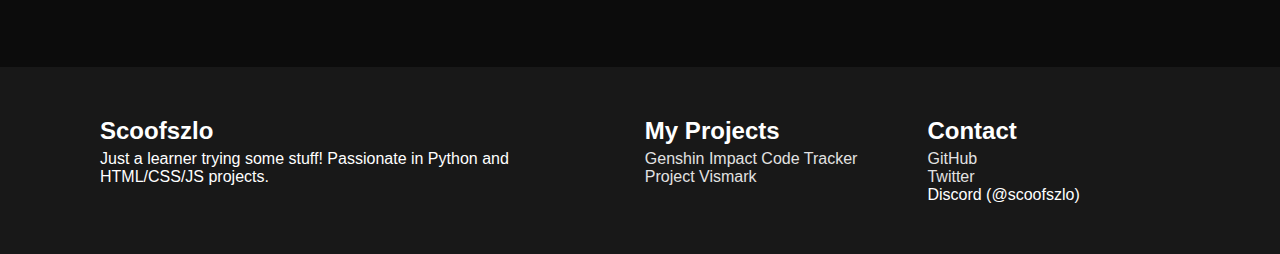
<file: src/zenless_zone_zero/archives.html>
<!DOCTYPE html>
<html>
    <head>
        <link rel="stylesheet" href="css/main.css">
        <link rel="stylesheet" href="css/archives.css">
        <script defer src="js/main.js" type="text/javascript"></script>
        <meta name="viewport" content="width=device-width, initial-scale=1.0">
        <title>HooYooTracker</title>
    </head>

    <body>
        <header>
            <div class="header_container">
                <div class="hc_website_title_wrapper">
                    <p>HooYooTracker</p>
                </div>
                <div class="hc_website_switch_container">
                    <div class="hc_btn_wrapper">
                        <button id="hc_genshin_impact_btn">Genshin Impact</button>
                        <button id="hc_zenless_zone_zero_btn">Zenless Zone Zero</button>
                    </div>
                </div>
            </div>
        </header>
        <div class="body_content">
            <div class="bc_code_list_container">
                <div class="bc_index_archives_btn_wrapper">
                    <button id="bc_available_btn">Available</button>
                    <button id="bc_archives_btn">Archives</button>
                </div>
                <h1>Archive of Codes</h1>
                <p>Last updated: <time datetime="2024-07-11 14:55"
                        id="bc_target_date"></time><span id="bc_time_interval"></span><span id="bc_show_current_time_and_date"></span></p>
                <p>All times below are in UTC+0</p>
                <div class="bc_table_container">
                    <table>
                        <thead>
                            <th>Code</th>
                            <th>Reward Details</th>
                            <th>Release Date</th>
                            <th>Expiration Date</th>
                        </thead>
                        <tbody id="tbody">
                            <tr>
                                <td>KANURBT5MQ8D</td>
                                <td>
                                    <ul>
                                        <li>40x Polychrome</li>
                                    </ul>
                                </td>
                                <td><a href="https://x.com/ZZZ_Game8/status/1811058774653947965">2024-07-10 15:23</a></td>
                                <td>Unknown</td>
                            </tr>
                            <tr>
                                <td>4BPDRBT459RH</td>
                                <td>
                                    <ul>
                                        <li>6,000x Denny</li>
                                    </ul>
                                </td>
                                <td><a href="https://x.com/ZZZ_Game8/status/1811058774653947965">2024-07-10 15:23</a></td>
                                <td>Unknown</td>
                            </tr>
                            <tr>
                                <td>NS6U9TTLM6AV</td>
                                <td>
                                    <ul>
                                        <li>2x Bangboo Algorithm Module</li>
                                    </ul>
                                </td>
                                <td><a href="https://x.com/ZZZ_Game8/status/1811058774653947965">2024-07-10 15:23</a></td>
                                <td>Unknown</td>
                            </tr>
                            <tr>
                                <td>XTNDQAS44985</td>
                                <td>
                                    <ul>
                                        <li>4x Official Investigator Log</li>
                                    </ul>
                                </td>
                                <td><a href="https://x.com/ZZZ_Game8/status/1811058774653947965">2024-07-10 15:23</a></td>
                                <td>Unknown</td>
                            </tr>
                            <tr>
                                <td>NB6D9SB4MPSZ</td>
                                <td>
                                    <ul>
                                        <li>6x Crystallized Plating Agent</li>
                                    </ul>
                                </td>
                                <td><a href="https://x.com/ZZZ_Game8/status/1811058774653947965">2024-07-10 15:23</a></td>
                                <td>Unknown</td>
                            </tr>
                            <tr>
                                <td>USNC9SB4499R</td>
                                <td>
                                    <ul>
                                        <li>6x W-Engine Power Supply</li>
                                    </ul>
                                </td>
                                <td><a href="https://x.com/ZZZ_Game8/status/1811058774653947965">2024-07-10 15:23</a></td>
                                <td>Unknown</td>
                            </tr>
                            <tr>
                                <td>CATCHABOO</td>
                                <td>
                                    <ul>
                                        <li>30x Polychrome</li>
                                    </ul>
                                </td>
                                <td><a href="https://x.com/ZZZ_EN/status/1810929484528505097">2024-07-10 06:50</a></td>
                                <td>2024-08-14 12:00</td>
                            </tr>
                            <tr>
                                <td>NIJIZZZ</td>
                                <td>
                                    <ul>
                                        <li>50x Polychrome</li>
                                        <li>2x Senior Investigator Logs</li>
                                        <li>5,000x Denny</li>
                                    </ul>
                                </td>
                                <td>~ 2024-07-09 11:00</td>
                                <td>~ 2024-07-09 20:00</td></td>
                            </tr>
                            <tr>
                                <td>ZZZFREE100</td>
                                <td>
                                    <ul>
                                        <li>300x Polychrome</li>
                                        <li>30,000x Denny</li>
                                        <li>2x Senior Investigator Log</li>
                                        <li>3x W-Engine Energy Module</li>
                                    </ul>
                                </td>
                                <td>2024-07-04 02:00</td>
                                <td>2024-07-09 16:59</td></td>
                            </tr>
                            <tr>
                                <td>ZENLESSLAUNCH</td>
                                <td>
                                    <ul>
                                        <li>60x Polychrome</li>
                                        <li>6,666x Denny</li>
                                    </ul>
                                </td>
                                <td></td>
                                <td>Unknown</td>
                            </tr>
                            <tr>
                                <td>ZZZ2024</td>
                                <td>
                                    <ul>
                                        <li>50x Polychrome</li>
                                        <li>6,000x Denny</li>
                                    </ul>
                                </td>
                                <td></td>
                                <td>Unknown</td>
                            </tr>
                            <tr>
                                <td>ZENLESSGIFT</td>
                                <td>
                                    <ul>
                                        <li>50x Polychrome</li>
                                        <li>2x Official Investigator Log</li>
                                        <li>3x W-Engine Power Supplies</li>
                                        <li>1x Bangboo Algorithm Module</li>
                                    </ul>
                                </td>
                                <td></td>
                                <td>Unknown</td>
                            </tr>
                        </tbody>
                    </table>
                </div>
            </div>
        </div>
        <footer>
            <div class="footer_container">
                <div class="fc_about_dev">
                    <h2 style="margin-bottom: 5px;">Scoofszlo</h2>
                    <p>Just a learner trying some stuff! Passionate in Python and HTML/CSS/JS projects.</p>
                </div>
                <div class="fc_projects">
                    <h2 style="margin-bottom: 5px;">My Projects</h2>
                    <p><a href="https://github.com/Scoofszlo/genshinimpact_codetracker">Genshin Impact Code Tracker</a></p>
                    <p><a href="https://github.com/Scoofszlo/Project_Vismark">Project Vismark</a></p>
                </div>
                <div class="fc_contact_details">
                    <h2 style="margin-bottom: 5px;">Contact</h2>
                    <p><a href="https://github.com/Scoofszlo">GitHub</a></p>
                    <p><a href="https://twitter.com/Scoofszlo">Twitter</a></p>
                    <p>Discord (@scoofszlo)</p>
                </div>
            </div>
        </footer>
    </body>
</html>
</file>
<file: src/genshin_impact/css/main.css>
* {
    box-sizing: border-box;
    padding: 0;
    margin: 0;
}

body {
    font-size: 16px;
    font-family: "Arial";
}

ul {
    padding-left: 20px;
}

header {
    display: flex;
    width: 100%;
    padding: 20px 100px;
    flex-direction: row;
    justify-content: center;
    align-items: center;
    color: rgb(255, 255, 255);
    background-color: rgb(24, 24, 24);
}

.header_container {
    display: flex;
    justify-content: center;
    width: 100%;
    max-width: 1200px;
    display: flex;
    gap: 30px;
}

.hc_website_title_wrapper {
    display: flex;
    align-items: center;
}

.hc_website_title_wrapper > p {
    font-size: 20px;
    font-weight: bold;
}

.hc_website_switch_container {
    display: flex;
    align-items: center;
    flex-direction: column;
}

.hc_btn_wrapper {
    display: flex;
    gap: 15px;
}

.hc_btn_wrapper > button {
    background-color: rgb(38, 38, 38);
    color: rgb(255, 255, 255);
    border: 0;
    border-radius: 10px;
    padding: 10px 25px;
    transition: background-color 0.1s ease;
}

.hc_btn_wrapper > button:hover {
    background-color: rgb(121, 121, 121);
    cursor: pointer;
}

footer {
    display: flex;
    justify-content: center;
    padding: 50px 100px;
    background-color: rgb(24, 24, 24);
    color: rgb(255, 255, 255);
}

footer a {
    color: rgb(226, 226, 226);
    transition: all 0.2s ease-in-out;
    text-decoration: none;
}

footer a:hover{
    color: rgb(156, 156, 156);
    cursor: pointer;
}

.footer_container {
    display: flex;
    max-width: 1200px;
    width: 100%;
    gap: 30px;
}

.fc_about_dev {
    width: calc(50% - 10px);
}

.fc_projects, .fc_contact_details {
    width: calc(25% - 10px);
}


@media only screen and (max-width: 1200px) {

}

@media only screen and (max-width: 1000px) {
    footer > div {
        flex-direction: column;
    }

    footer > div > div:nth-of-type(1), footer > div > div:nth-of-type(2), footer > div > div:nth-of-type(3) {
        width: 100%;
    }
}

@media only screen and (max-width: 768px) {
    header {
        padding: 20px;
    }

    .header_container {
        flex-direction: column;
        gap: 15px;
    }

    .hc_website_title_wrapper { 
        justify-content: center;

    }

    footer {
        padding: 50px;
    }
}

@media only screen and (max-width: 530px) {

}
</file>
<file: src/genshin_impact/css/index.css>
.body_content {
    width: 100%;
    display: flex;
    flex-direction: column;
    justify-content: center;
    align-items: center;
    background-color: rgb(12, 12, 12);
    padding: 100px 100px;
}

.bc_code_list_container {
    width: 100%;
    max-width: 1200px;
    color: white;
    background-color: rgb(24, 24, 24);
    padding: 40px;
    display: flex;
    border-radius: 10px;
    flex-direction: column;
}

.bc_index_archives_btn_wrapper {
    display: flex;
    gap: 15px;
}

.bc_index_archives_btn_wrapper > button {
    padding: 10px 25px;
    border: none;
    color: white;
    border-radius: 10px;
    font-size: 14px;
}

.bc_index_archives_btn_wrapper > button:hover {
    cursor: pointer;
    transition: all .2s ease;
}

.bc_index_archives_btn_wrapper > button:nth-of-type(1) {
    background-color: rgb(61, 61, 61);
}

.bc_index_archives_btn_wrapper > button:nth-of-type(2) {
    background-color: rgb(38, 38, 38);
}

.bc_index_archives_btn_wrapper > button:nth-of-type(1):hover {
    background-color: rgb(121, 121, 121);
}

.bc_index_archives_btn_wrapper > button:nth-of-type(2):hover {
    background-color: rgb(121, 121, 121);
}

.bc_code_list_container > h1 {
    margin-top: 20px;
}

.bc_code_list_container > p > span:nth-of-type(2) {
    color: rgb(156, 156, 156);
}

.bc_cards_container {
    display: flex;
    flex-wrap: wrap;
    gap: 20px;
    margin-top: 15px;
}

.bc_card {
    display: flex;
    background-color: rgb(38, 38, 38);
    border-radius: 15px;
    width: calc(50% - 10px);
}

.bc_card > div:nth-of-type(1) { 
    padding: 30px;
    width: 70%;
    display: flex;
    justify-content: center;
    align-items: center;
    flex-direction: column;
    text-align: center;
}

.bc_card > div:nth-of-type(2) { 
    padding: 20px;
    display: flex;
    justify-content: center;
    align-items: center;
    width: 30%;
}

.bc_reward_code {
    font-size: 30px;
    font-weight: bold;
    width: 100%;
    word-wrap: break-word;
}

.bc_reward_code a {
    color: rgb(255, 255, 255);
    transition: all 0.2s ease-in-out;
    text-decoration: none;
}

.bc_reward_code a:hover {
    cursor: pointer;
    color: rgb(126, 126, 126);
}

.bc_date_container {
    margin-top: 10px;
    display: flex;
    flex-direction: column;
}

.bc_release_date {
    color: rgb(156, 156, 156);
}

.bc_expiration_date {
    color: rgb(156, 156, 156);
}

@media only screen and (max-width: 1200px) {
    .bc_card {
        display: flex;
        background-color: rgb(38, 38, 38);
        width: 100%;
    }
}

@media only screen and (max-width: 1000px) {
    .bc_code_list_container {
        padding: 50px;
    }
}

@media only screen and (max-width: 768px) {
    .body_content {
        padding: 20px;
    }

    .bc_code_list_container {
        padding: 20px;
    }
}

@media only screen and (max-width: 530px) {
    .bc_card {
        flex-direction: column;
    }

    .bc_card > div:nth-of-type(1) { 
        width: 100%;
    }
    
    .bc_card > div:nth-of-type(2) { 
        width: 100%;
        padding-top: 0px;
    }
}
</file>
<file: src/zenless_zone_zero/css/main.css>
* {
    box-sizing: border-box;
    padding: 0;
    margin: 0;
}

body {
    font-size: 16px;
    font-family: "Arial";
}

ul {
    padding-left: 20px;
}

header {
    display: flex;
    width: 100%;
    padding: 20px 100px;
    flex-direction: row;
    justify-content: center;
    align-items: center;
    color: rgb(255, 255, 255);
    background-color: rgb(24, 24, 24);
}

.header_container {
    display: flex;
    justify-content: center;
    width: 100%;
    max-width: 1200px;
    display: flex;
    gap: 30px;
}

.hc_website_title_wrapper {
    display: flex;
    align-items: center;
}

.hc_website_title_wrapper > p {
    font-size: 20px;
    font-weight: bold;
}

.hc_website_switch_container {
    display: flex;
    align-items: center;
    flex-direction: column;
}

.hc_btn_wrapper {
    display: flex;
    gap: 15px;
}

.hc_btn_wrapper > button {
    background-color: rgb(38, 38, 38);
    color: rgb(255, 255, 255);
    border: 0;
    border-radius: 10px;
    padding: 10px 25px;
    transition: background-color 0.1s ease;
}

.hc_btn_wrapper > button:hover {
    background-color: rgb(121, 121, 121);
    cursor: pointer;
}

footer {
    display: flex;
    justify-content: center;
    padding: 50px 100px;
    background-color: rgb(24, 24, 24);
    color: rgb(255, 255, 255);
}

footer a {
    color: rgb(226, 226, 226);
    transition: all 0.2s ease-in-out;
    text-decoration: none;
}

footer a:hover{
    color: rgb(156, 156, 156);
    cursor: pointer;
}

.footer_container {
    display: flex;
    max-width: 1200px;
    width: 100%;
    gap: 30px;
}

.fc_about_dev {
    width: calc(50% - 10px);
}

.fc_projects, .fc_contact_details {
    width: calc(25% - 10px);
}

@media only screen and (max-width: 1200px) {

}

@media only screen and (max-width: 1000px) {
    .footer_container {
        flex-direction: column;
    }

    .fc_about_dev, .fc_projects, .fc_contact_details {
        width: 100%;
    }
}

@media only screen and (max-width: 768px) {
    header {
        padding: 20px;
    }

    .header_container {
        flex-direction: column;
        gap: 15px;
    }

    .hc_website_title_wrapper { 
        justify-content: center;

    }

    footer {
        padding: 50px;
    }
}

@media only screen and (max-width: 530px) {

}
</file>
<file: src/zenless_zone_zero/css/index.css>
.body_content {
    display: flex;
    flex-direction: column;
    justify-content: center;
    align-items: center;
    width: 100%;
    padding: 100px 100px;
    background-color: rgb(12, 12, 12);
}

.bc_code_list_container {
    display: flex;
    width: 100%;
    max-width: 1200px;
    flex-direction: column;
    padding: 40px;
    border-radius: 10px;
    color: white;
    background-color: rgb(24, 24, 24);
    
}

.bc_index_archives_btn_wrapper {
    display: flex;
    gap: 15px;
}

.bc_index_archives_btn_wrapper > button {
    padding: 10px 25px;
    border: none;
    color: white;
    border-radius: 10px;
    font-size: 14px;
}

.bc_index_archives_btn_wrapper > button:hover {
    cursor: pointer;
    transition: all .2s ease;
}

.bc_index_archives_btn_wrapper > button:nth-of-type(1) {
    background-color: rgb(61, 61, 61);
}

.bc_index_archives_btn_wrapper > button:nth-of-type(2) {
    background-color: rgb(38, 38, 38);
}

.bc_index_archives_btn_wrapper > button:nth-of-type(1):hover {
    background-color: rgb(121, 121, 121);
}

.bc_index_archives_btn_wrapper > button:nth-of-type(2):hover {
    background-color: rgb(121, 121, 121);
}

.bc_code_list_container > h1 {
    margin-top: 20px;
}

.bc_code_list_container > p > span:nth-of-type(2) {
    color: rgb(156, 156, 156);
}

.bc_cards_container {
    display: flex;
    gap: 20px;
    width: 100%;
    margin-top: 15px;
    flex-wrap: wrap;
}

.bc_card {
    display: flex;
    padding: 20px;
    gap: 20px;
    border-radius: 15px;
    background-color: rgb(38, 38, 38);
    width: calc(50% - 10px);
}

.bc_code_details_container {
    display: flex;
    flex-direction: column;
    width: calc(70% - 10px);
    gap: 5px;
}


.bc_reward_code_wrapper {
    font-size: 26px;
    font-weight: bold;
    max-width: 100%;
    word-wrap: break-word;
}

.bc_reward_code_wrapper > a {
    color: rgb(255, 255, 255);
    text-decoration: none;
    transition: all 0.2s ease-in-out;
}

.bc_reward_code_wrapper > a:hover {
    cursor: pointer;
    color: rgb(126, 126, 126);
}

.bc_expiration_date_wrapper {
    margin-top: auto;
    color: rgb(156, 156, 156);
}

.bc_expiration_date_wrapper > p:nth-of-type(1) {
    /* font-weight: bold; */
}

.bc_reward_code_status_wrapper {
    width: calc(30% - 10px);
    display: flex;
    justify-content: center;
    text-align: center;
    align-items: center;
}


@media only screen and (max-width: 1000px) {
    .bc_card {
        flex-direction: column;
        width: calc(50% - 10px);
        gap: 20px;
    }

    .bc_code_details_container {
        width: 100%;
    }

    .bc_reward_code_status_wrapper {
        width: 100%;
        margin-top: auto;
        justify-content: unset;
    }
}

@media only screen and (max-width: 768px) {
    .body_content {
        padding: 20px;
    }

    .bc_code_list_container {
        padding: 20px;
    }

    .bc_card {
        flex-direction: column;
        width: 100%;
        gap: 20px;
    }
}
</file>
<file: src/genshin_impact/css/archives.css>
.body_content {
    display: flex;
    width: 100%;
    flex-direction: column;
    justify-content: center;
    align-items: center;
    padding: 100px;
    background-color: rgb(12, 12, 12);
}

.bc_code_list_container {
    display: flex;
    flex-direction: column;
    width: 100%;
    max-width: 1200px;
    color: rgb(255, 255, 255);
    background-color: rgb(24, 24, 24);
    padding: 40px;
}

.bc_index_archives_btn_wrapper {
    display: flex;
    gap: 15px;
}

.bc_index_archives_btn_wrapper > button {
    padding: 10px 25px;
    border: none;
    border-radius: 10px;
    font-size: 14px;
    color: rgb(255, 255, 255);
}

.bc_index_archives_btn_wrapper > button:hover {
    cursor: pointer;
    transition: all .2s ease;
}

.bc_index_archives_btn_wrapper > button:nth-of-type(1) {
    background-color: rgb(38, 38, 38);
}

.bc_index_archives_btn_wrapper > button:nth-of-type(2) {
    background-color: rgb(61, 61, 61);
}

.bc_index_archives_btn_wrapper > button:nth-of-type(1):hover {
    background-color: rgb(121, 121, 121);
}

.bc_index_archives_btn_wrapper > button:nth-of-type(2):hover {
    background-color: rgb(121, 121, 121);
}

.bc_code_list_container > h1 {
    margin-top: 20px;
}

.bc_code_list_container > p > span:nth-of-type(2) {
    color: rgb(156, 156, 156);
}

.bc_table_container {
    margin-top: 15px;
    overflow-x: auto;
}

table {
    text-align: center;
    border-collapse: collapse;
    width: 100%;
}

table th {
    font-weight: bold;
    padding: 10px;
    background-color: rgb(49, 49, 49);
}

table td {
    padding: 30px;
}

table tr > td:nth-of-type(1) {
    font-weight: bold;
    word-break: break-all;
    max-width: 200px;
}

table tr > td:nth-of-type(2) {
    text-align: left;
}

table, td {
    border: 1px solid rgb(49, 49, 49);
}

table a {
    color: rgb(255, 255, 255);
    transition: all 0.2s ease-in-out;
}

table a:hover {
    color: rgb(126, 126, 126);
}

@media only screen and (max-width: 1000px) {
    table td {
        padding: 10px;
    }
}

@media only screen and (max-width: 768px) {
    .body_content {
        padding: 20px;
    }

    .bc_code_list_container {
        padding: 20px;
    }

    table, td:nth-of-type(1) {
        min-width: 150px;
    }

    table, td:nth-of-type(2) {
        min-width: 200px;
    }
}
</file>
<file: src/zenless_zone_zero/css/archives.css>
.body_content {
    display: flex;
    width: 100%;
    flex-direction: column;
    justify-content: center;
    align-items: center;
    padding: 100px;
    background-color: rgb(12, 12, 12);
}

.bc_code_list_container {
    display: flex;
    flex-direction: column;
    width: 100%;
    max-width: 1200px;
    color: rgb(255, 255, 255);
    background-color: rgb(24, 24, 24);
    padding: 40px;
}

.bc_index_archives_btn_wrapper {
    display: flex;
    gap: 15px;
}

.bc_index_archives_btn_wrapper > button {
    padding: 10px 25px;
    border: none;
    border-radius: 10px;
    font-size: 14px;
    color: rgb(255, 255, 255);
}

.bc_index_archives_btn_wrapper > button:hover {
    cursor: pointer;
    transition: all .2s ease;
}

.bc_index_archives_btn_wrapper > button:nth-of-type(1) {
    background-color: rgb(38, 38, 38);
}

.bc_index_archives_btn_wrapper > button:nth-of-type(2) {
    background-color: rgb(61, 61, 61);
}

.bc_index_archives_btn_wrapper > button:nth-of-type(1):hover {
    background-color: rgb(121, 121, 121);
}

.bc_index_archives_btn_wrapper > button:nth-of-type(2):hover {
    background-color: rgb(121, 121, 121);
}

.bc_code_list_container > h1 {
    margin-top: 20px;
}

.bc_code_list_container > p > span:nth-of-type(2) {
    color: rgb(156, 156, 156);
}

.bc_table_container {
    margin-top: 15px;
    overflow-x: auto;
}

table {
    text-align: center;
    border-collapse: collapse;
    width: 100%;
}

table th {
    font-weight: bold;
    padding: 10px;
    background-color: rgb(49, 49, 49);
}

table td {
    padding: 30px;
}

table tr > td:nth-of-type(1) {
    font-weight: bold;
    word-break: break-all;
    max-width: 200px;
}

table tr > td:nth-of-type(2) {
    text-align: left;
}

table, td {
    border: 1px solid rgb(49, 49, 49);
}

table a {
    color: rgb(255, 255, 255);
    transition: all 0.2s ease-in-out;
}

table a:hover {
    color: rgb(126, 126, 126);
}

@media only screen and (max-width: 1000px) {
    table td {
        padding: 10px;
    }
}

@media only screen and (max-width: 768px) {
    .body_content {
        padding: 20px;
    }

    .bc_code_list_container {
        padding: 20px;
    }

    table, td:nth-of-type(1) {
        min-width: 150px;
    }

    table, td:nth-of-type(2) {
        min-width: 200px;
    }
}
</file>
